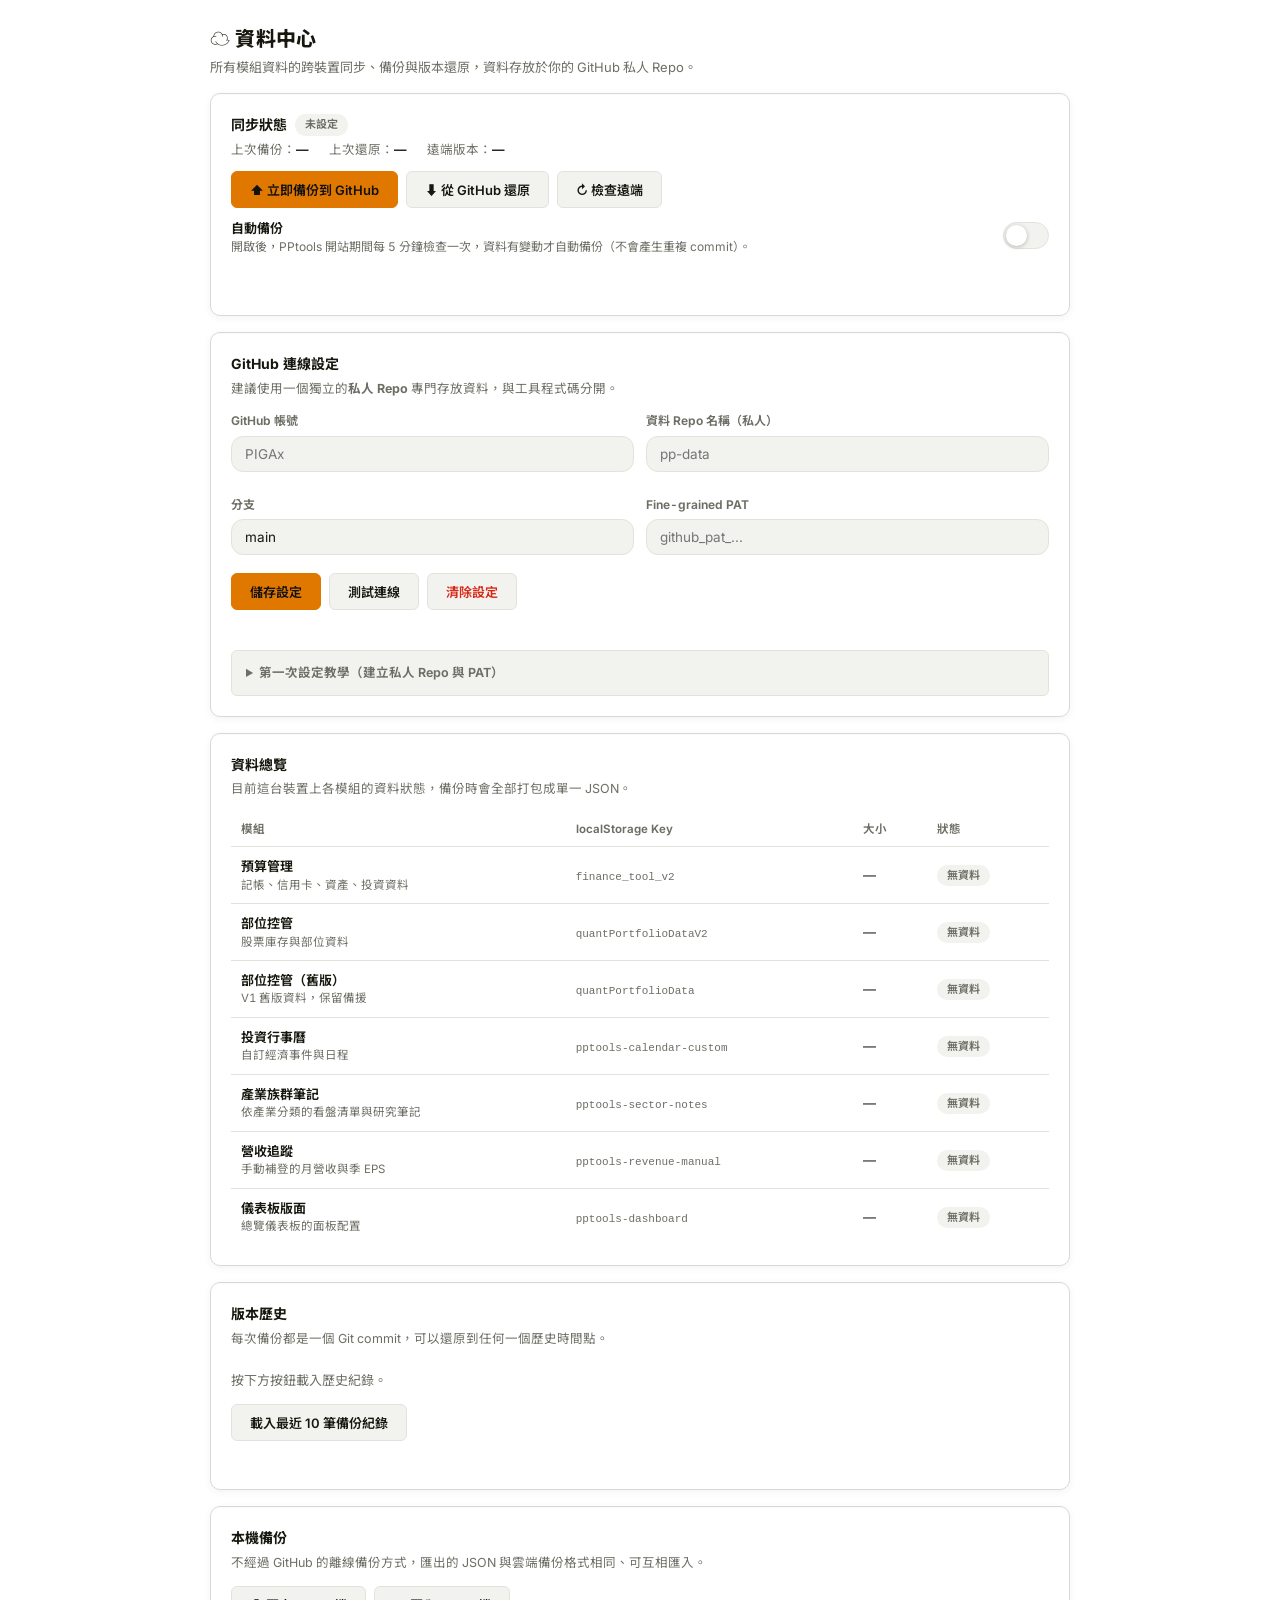
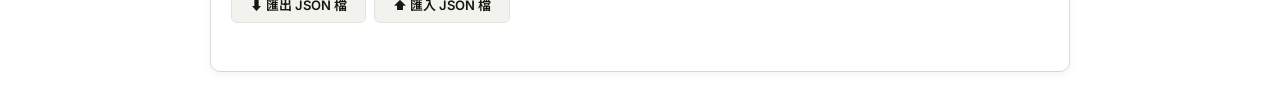
<file: datahub.html>
<!DOCTYPE html>
<html lang="zh-TW">
<head>
<meta charset="UTF-8">
<meta name="viewport" content="width=device-width, initial-scale=1.0, viewport-fit=cover">
<title>資料中心 — PPtools</title>
<link rel="stylesheet" href="pp-ui.css">
<script src="pp-theme.js"></script>
<script src="pp-store.js"></script>
<style>
  body { padding: 24px; }
  .wrap { max-width: 860px; margin: 0 auto; display: flex; flex-direction: column; gap: 16px; }

  .page-head h1 { font-size: 20px; font-weight: 800; letter-spacing: .2px; }
  .page-head p { font-size: 13px; color: var(--text-muted); margin-top: 2px; }

  .card {
    background: var(--glass);
    -webkit-backdrop-filter: var(--blur);
    backdrop-filter: var(--blur);
    border: 1px solid var(--glass-border);
    border-radius: var(--radius-lg);
    box-shadow: var(--shadow-sm), inset 0 1px 0 var(--glass-inner);
    padding: 20px;
  }
  .card-title { font-size: 14px; font-weight: 700; margin-bottom: 4px; display: flex; align-items: center; gap: 8px; }
  .card-sub { font-size: 12.5px; color: var(--text-muted); margin-bottom: 14px; }

  .grid2 { display: grid; grid-template-columns: 1fr 1fr; gap: 12px; }
  @media (max-width: 640px) { .grid2 { grid-template-columns: 1fr; } body { padding: 14px; } }

  label { display: block; font-size: 12px; font-weight: 650; color: var(--text-muted); margin-bottom: 5px; }
  input[type=text], input[type=password] {
    width: 100%;
    padding: 9px 13px;
    border: 1px solid var(--stroke);
    border-radius: 12px;
    font-size: 13.5px;
    font-family: inherit;
    background: var(--surface-alt);
    color: var(--text);
    outline: none;
    transition: border-color .15s, box-shadow .15s;
  }
  input:focus { border-color: var(--accent); box-shadow: var(--ring); }
  .field { margin-bottom: 12px; }

  .btn-row { display: flex; gap: 8px; flex-wrap: wrap; margin-top: 6px; }

  .badge {
    display: inline-block; padding: 2px 10px;
    border-radius: 999px; font-size: 11px; font-weight: 650;
  }
  .badge-green { background: color-mix(in srgb, var(--green) 14%, transparent); color: var(--green); }
  .badge-red { background: color-mix(in srgb, var(--red) 14%, transparent); color: var(--red); }
  .badge-amber { background: color-mix(in srgb, var(--amber) 14%, transparent); color: var(--amber); }
  .badge-muted { background: var(--surface-alt); color: var(--text-muted); }

  .msg { font-size: 12.5px; margin-top: 10px; min-height: 18px; }
  .msg.ok { color: var(--green); }
  .msg.err { color: var(--red); }

  table { width: 100%; border-collapse: collapse; font-size: 13px; }
  th { text-align: left; font-size: 11.5px; font-weight: 650; color: var(--text-muted); padding: 8px 10px; border-bottom: 1px solid var(--stroke); }
  td { padding: 9px 10px; border-bottom: 1px solid var(--stroke); vertical-align: middle; }
  tr:last-child td { border-bottom: none; }
  .key-name { font-weight: 650; }
  .key-code { font-size: 11px; color: var(--text-muted); font-family: ui-monospace, monospace; }

  .status-line { display: flex; flex-wrap: wrap; gap: 8px 20px; font-size: 12.5px; color: var(--text-muted); margin-bottom: 12px; }
  .status-line b { color: var(--text); font-weight: 650; }

  details { border: 1px solid var(--stroke); border-radius: var(--radius-sm); padding: 12px 14px; font-size: 13px; margin-top: 12px; background: var(--surface-alt); }
  summary { cursor: pointer; font-weight: 650; font-size: 12.5px; color: var(--text-muted); user-select: none; }
  details ol { margin: 10px 0 4px 20px; }
  details li { margin-bottom: 6px; }
  details code { background: var(--glass-strong); border: 1px solid var(--stroke); padding: 1px 6px; border-radius: 6px; font-size: 12px; }

  .switch-row { display: flex; align-items: center; justify-content: space-between; gap: 12px; padding: 10px 0; }
  .switch-row .sw-label { font-size: 13px; font-weight: 650; }
  .switch-row .sw-desc { font-size: 12px; color: var(--text-muted); }
  .toggle { position: relative; width: 46px; height: 27px; flex-shrink: 0; }
  .toggle input { opacity: 0; width: 0; height: 0; }
  .toggle .slider {
    position: absolute; inset: 0; border-radius: 27px;
    background: var(--surface-alt); border: 1px solid var(--stroke);
    transition: .25s; cursor: pointer;
  }
  .toggle .slider::before {
    content: ''; position: absolute; width: 21px; height: 21px;
    left: 2px; top: 2px; border-radius: 50%;
    background: #fff; transition: .25s cubic-bezier(.3,.7,.4,1.2);
    box-shadow: 0 1px 4px rgba(0,0,0,.25);
  }
  .toggle input:checked + .slider { background: var(--accent); border-color: transparent; }
  .toggle input:checked + .slider::before { transform: translateX(19px); }

  .hist-row { display: flex; align-items: center; justify-content: space-between; gap: 10px; padding: 10px 0; border-bottom: 1px solid var(--stroke); font-size: 13px; }
  .hist-row:last-child { border-bottom: none; }
  .hist-info .h-msg { font-weight: 650; font-size: 12.5px; }
  .hist-info .h-date { font-size: 11.5px; color: var(--text-muted); font-family: ui-monospace, monospace; }
  .empty { font-size: 13px; color: var(--text-muted); padding: 8px 0; }
</style>
</head>
<body>
<div class="wrap">

  <div class="page-head">
    <h1>☁ 資料中心</h1>
    <p>所有模組資料的跨裝置同步、備份與版本還原，資料存放於你的 GitHub 私人 Repo。</p>
  </div>

  <!-- ══ 同步狀態 ══ -->
  <div class="card">
    <div class="card-title">同步狀態 <span id="connBadge" class="badge badge-muted">未設定</span></div>
    <div class="status-line" id="statusLine">
      <span>上次備份：<b id="stPush">—</b></span>
      <span>上次還原：<b id="stPull">—</b></span>
      <span>遠端版本：<b id="stRemote">—</b></span>
    </div>
    <div class="btn-row">
      <button class="btn btn-primary" id="btnPush" onclick="doPush()">⬆ 立即備份到 GitHub</button>
      <button class="btn" id="btnPull" onclick="doPull()">⬇ 從 GitHub 還原</button>
      <button class="btn" onclick="refreshRemote()">↻ 檢查遠端</button>
    </div>
    <div class="switch-row">
      <div>
        <div class="sw-label">自動備份</div>
        <div class="sw-desc">開啟後，PPtools 開站期間每 5 分鐘檢查一次，資料有變動才自動備份（不會產生重複 commit）。</div>
      </div>
      <label class="toggle">
        <input type="checkbox" id="autoToggle" onchange="toggleAuto(this.checked)">
        <span class="slider"></span>
      </label>
    </div>
    <div class="msg" id="syncMsg"></div>
  </div>

  <!-- ══ GitHub 連線設定 ══ -->
  <div class="card">
    <div class="card-title">GitHub 連線設定</div>
    <div class="card-sub">建議使用一個獨立的<b>私人 Repo</b> 專門存放資料，與工具程式碼分開。</div>
    <div class="grid2">
      <div class="field">
        <label>GitHub 帳號</label>
        <input type="text" id="cfgOwner" placeholder="PIGAx">
      </div>
      <div class="field">
        <label>資料 Repo 名稱（私人）</label>
        <input type="text" id="cfgRepo" placeholder="pp-data">
      </div>
      <div class="field">
        <label>分支</label>
        <input type="text" id="cfgBranch" placeholder="main">
      </div>
      <div class="field">
        <label>Fine-grained PAT</label>
        <input type="password" id="cfgToken" placeholder="github_pat_...">
      </div>
    </div>
    <div class="btn-row">
      <button class="btn btn-primary" onclick="saveCfg()">儲存設定</button>
      <button class="btn" onclick="testConn()">測試連線</button>
      <button class="btn btn-danger" onclick="clearCfg()">清除設定</button>
    </div>
    <div class="msg" id="cfgMsg"></div>

    <details>
      <summary>第一次設定教學（建立私人 Repo 與 PAT）</summary>
      <ol>
        <li>到 GitHub 建立新 Repo：名稱 <code>pp-data</code>，勾選 <b>Private</b>，勾選「Add a README file」（讓 main 分支存在）。</li>
        <li>進 GitHub 右上角頭像 → <b>Settings</b> → 最下方 <b>Developer settings</b> → <b>Personal access tokens</b> → <b>Fine-grained tokens</b> → <b>Generate new token</b>。</li>
        <li>Token name 隨意（如 <code>pptools-sync</code>），Expiration 建議選 90 天或自訂一年。</li>
        <li><b>Repository access</b> 選「Only select repositories」→ 只勾 <code>pp-data</code>。</li>
        <li><b>Permissions → Repository permissions → Contents</b> 設為 <b>Read and write</b>，其他都不用動。</li>
        <li>產生後複製 <code>github_pat_</code> 開頭的字串，貼到上方 PAT 欄位，按「儲存設定」再「測試連線」。</li>
      </ol>
      <p style="font-size:12px;color:var(--text-muted);margin-top:8px;">
        安全性說明：PAT 只儲存在這台裝置的瀏覽器 localStorage，網站訪客看不到。因為 PAT 權限只限 pp-data 這個 Repo 的內容讀寫，即使外洩影響範圍也僅止於此。PAT 到期後重新產生一個貼上即可。
      </p>
    </details>
  </div>

  <!-- ══ 資料總覽 ══ -->
  <div class="card">
    <div class="card-title">資料總覽</div>
    <div class="card-sub">目前這台裝置上各模組的資料狀態，備份時會全部打包成單一 JSON。</div>
    <table>
      <thead><tr><th>模組</th><th>localStorage Key</th><th>大小</th><th>狀態</th></tr></thead>
      <tbody id="dataTable"></tbody>
    </table>
  </div>

  <!-- ══ 版本歷史 ══ -->
  <div class="card">
    <div class="card-title">版本歷史</div>
    <div class="card-sub">每次備份都是一個 Git commit，可以還原到任何一個歷史時間點。</div>
    <div id="histList"><div class="empty">按下方按鈕載入歷史紀錄。</div></div>
    <div class="btn-row">
      <button class="btn" onclick="loadHistory()">載入最近 10 筆備份紀錄</button>
    </div>
    <div class="msg" id="histMsg"></div>
  </div>

  <!-- ══ 本機備份 ══ -->
  <div class="card">
    <div class="card-title">本機備份</div>
    <div class="card-sub">不經過 GitHub 的離線備份方式，匯出的 JSON 與雲端備份格式相同、可互相匯入。</div>
    <div class="btn-row">
      <button class="btn" onclick="exportLocal()">⬇ 匯出 JSON 檔</button>
      <button class="btn" onclick="document.getElementById('importFile').click()">⬆ 匯入 JSON 檔</button>
      <input type="file" id="importFile" accept=".json" style="display:none" onchange="importLocal(event)">
    </div>
    <div class="msg" id="localMsg"></div>
  </div>

</div>

<script>
/* ════════ 資料中心 UI 邏輯（引擎在 pp-store.js） ════════ */

function fmtTime(iso) {
  if (!iso) return '—';
  const d = new Date(iso);
  if (isNaN(d)) return '—';
  return d.toLocaleString('zh-TW', { hour12: false });
}
function fmtSize(bytes) {
  if (bytes < 1024) return bytes + ' B';
  if (bytes < 1024 * 1024) return (bytes / 1024).toFixed(1) + ' KB';
  return (bytes / 1024 / 1024).toFixed(2) + ' MB';
}
function setMsg(id, text, ok) {
  const el = document.getElementById(id);
  el.textContent = text;
  el.className = 'msg ' + (ok ? 'ok' : 'err');
  if (ok) setTimeout(function () { if (el.textContent === text) el.textContent = ''; }, 6000);
}

/* ── 設定表單 ── */
function loadCfgForm() {
  const c = PPStore.getCfg();
  document.getElementById('cfgOwner').value = c.owner || '';
  document.getElementById('cfgRepo').value = c.repo || '';
  document.getElementById('cfgBranch').value = c.branch || 'main';
  document.getElementById('cfgToken').value = c.token || '';
  document.getElementById('autoToggle').checked = !!c.auto;
  updateConnBadge();
}
function saveCfg() {
  const c = PPStore.getCfg();
  c.owner = document.getElementById('cfgOwner').value.trim();
  c.repo = document.getElementById('cfgRepo').value.trim();
  c.branch = document.getElementById('cfgBranch').value.trim() || 'main';
  c.token = document.getElementById('cfgToken').value.trim();
  PPStore.setCfg(c);
  updateConnBadge();
  setMsg('cfgMsg', '設定已儲存', true);
}
function clearCfg() {
  if (!confirm('確定清除連線設定？（不會刪除任何資料，只清除 Repo 與 PAT 設定）')) return;
  PPStore.setCfg({});
  loadCfgForm();
  setMsg('cfgMsg', '設定已清除', true);
}
async function testConn() {
  saveCfgSilently();
  setMsg('cfgMsg', '測試中…', true);
  try {
    const r = await PPStore.testConnection();
    setMsg('cfgMsg', '連線成功：' + r.fullName + (r.isPrivate ? '（私人 ✓）' : '（⚠ 這是公開 Repo，建議改成私人）'), r.isPrivate);
    updateConnBadge();
  } catch (e) {
    setMsg('cfgMsg', e.message, false);
  }
}
function saveCfgSilently() {
  const c = PPStore.getCfg();
  c.owner = document.getElementById('cfgOwner').value.trim();
  c.repo = document.getElementById('cfgRepo').value.trim();
  c.branch = document.getElementById('cfgBranch').value.trim() || 'main';
  c.token = document.getElementById('cfgToken').value.trim();
  PPStore.setCfg(c);
}
function updateConnBadge() {
  const b = document.getElementById('connBadge');
  if (PPStore.cfgReady()) { b.textContent = '已設定'; b.className = 'badge badge-green'; }
  else { b.textContent = '未設定'; b.className = 'badge badge-muted'; }
}
function toggleAuto(on) {
  const c = PPStore.getCfg();
  c.auto = on;
  PPStore.setCfg(c);
  setMsg('syncMsg', on ? '自動備份已開啟（PPtools 開站期間生效）' : '自動備份已關閉', true);
}

/* ── 同步操作 ── */
async function doPush() {
  const btn = document.getElementById('btnPush');
  btn.disabled = true;
  setMsg('syncMsg', '備份中…', true);
  try {
    const snap = await PPStore.push();
    setMsg('syncMsg', '備份完成（' + Object.keys(snap.data).length + ' 個模組資料）', true);
    renderStatus();
    renderDataTable();
  } catch (e) {
    setMsg('syncMsg', e.message, false);
  }
  btn.disabled = false;
}
async function doPull() {
  const btn = document.getElementById('btnPull');
  btn.disabled = true;
  setMsg('syncMsg', '讀取遠端中…', true);
  try {
    const remote = await PPStore.getRemote();
    if (!remote) { setMsg('syncMsg', '遠端尚無備份檔，請先執行一次備份', false); btn.disabled = false; return; }
    const snap = remote.snapshot;
    const n = Object.keys(snap.data || {}).length;
    const ok = confirm(
      '遠端備份時間：' + fmtTime(snap.exportedAt) + '\n' +
      '包含 ' + n + ' 個模組資料。\n\n' +
      '還原會覆蓋這台裝置上的對應資料，確定執行？\n（建議先按「立即備份」或「匯出 JSON」保留現況）'
    );
    if (!ok) { setMsg('syncMsg', '已取消還原', true); btn.disabled = false; return; }
    const applied = PPStore.applySnapshot(snap);
    setMsg('syncMsg', '還原完成（' + applied.length + ' 個模組），請重新整理各模組頁面', true);
    renderStatus();
    renderDataTable();
  } catch (e) {
    setMsg('syncMsg', e.message, false);
  }
  btn.disabled = false;
}
async function refreshRemote() {
  setMsg('syncMsg', '檢查中…', true);
  try {
    const remote = await PPStore.getRemote();
    document.getElementById('stRemote').textContent = remote ? fmtTime(remote.snapshot.exportedAt) : '尚無備份';
    setMsg('syncMsg', remote ? '遠端最新備份：' + fmtTime(remote.snapshot.exportedAt) : '遠端尚無備份檔', true);
  } catch (e) {
    setMsg('syncMsg', e.message, false);
  }
}
function renderStatus() {
  const m = PPStore.getMeta();
  document.getElementById('stPush').textContent = fmtTime(m.lastPushAt);
  document.getElementById('stPull').textContent = fmtTime(m.lastPullAt);
}

/* ── 資料總覽 ── */
function renderDataTable() {
  const tbody = document.getElementById('dataTable');
  tbody.innerHTML = '';
  PPStore.REGISTRY.forEach(function (it) {
    const v = localStorage.getItem(it.key);
    const tr = document.createElement('tr');
    tr.innerHTML =
      '<td><div class="key-name">' + it.name + '</div><div class="key-code" style="font-family:inherit;font-size:11.5px;color:var(--text-muted)">' + it.desc + '</div></td>' +
      '<td><span class="key-code">' + it.key + '</span></td>' +
      '<td>' + (v === null ? '—' : fmtSize(new Blob([v]).size)) + '</td>' +
      '<td>' + (v === null ? '<span class="badge badge-muted">無資料</span>' : '<span class="badge badge-green">有資料</span>') + '</td>';
    tbody.appendChild(tr);
  });
}

/* ── 版本歷史 ── */
async function loadHistory() {
  const list = document.getElementById('histList');
  list.innerHTML = '<div class="empty">載入中…</div>';
  try {
    const hist = await PPStore.listHistory(10);
    if (!hist.length) { list.innerHTML = '<div class="empty">尚無備份紀錄。</div>'; return; }
    list.innerHTML = '';
    hist.forEach(function (h) {
      const row = document.createElement('div');
      row.className = 'hist-row';
      const info = document.createElement('div');
      info.className = 'hist-info';
      info.innerHTML = '<div class="h-msg">' + h.message.split('\n')[0].slice(0, 60) + '</div>' +
        '<div class="h-date">' + fmtTime(h.date) + ' · ' + h.sha.slice(0, 7) + '</div>';
      const btn = document.createElement('button');
      btn.className = 'btn';
      btn.textContent = '還原此版本';
      btn.onclick = function () { restoreVersion(h); };
      row.appendChild(info);
      row.appendChild(btn);
      list.appendChild(row);
    });
  } catch (e) {
    setMsg('histMsg', e.message, false);
    list.innerHTML = '<div class="empty">載入失敗。</div>';
  }
}
async function restoreVersion(h) {
  try {
    const snap = await PPStore.getVersion(h.sha);
    const ok = confirm(
      '還原到這個版本？\n\n備份時間：' + fmtTime(snap.exportedAt) + '\nCommit：' + h.sha.slice(0, 7) +
      '\n\n會覆蓋這台裝置上的對應資料。'
    );
    if (!ok) return;
    const applied = PPStore.applySnapshot(snap);
    setMsg('histMsg', '已還原到 ' + h.sha.slice(0, 7) + '（' + applied.length + ' 個模組），請重新整理各模組頁面', true);
    renderStatus();
    renderDataTable();
  } catch (e) {
    setMsg('histMsg', e.message, false);
  }
}

/* ── 本機備份 ── */
function exportLocal() {
  const snap = PPStore.buildSnapshot();
  const blob = new Blob([JSON.stringify(snap, null, 2)], { type: 'application/json' });
  const a = document.createElement('a');
  a.href = URL.createObjectURL(blob);
  a.download = 'pptools-data_' + new Date().toISOString().slice(0, 10) + '.json';
  a.click();
  URL.revokeObjectURL(a.href);
  setMsg('localMsg', '已匯出 ' + Object.keys(snap.data).length + ' 個模組資料', true);
}
function importLocal(ev) {
  const file = ev.target.files[0];
  if (!file) return;
  const reader = new FileReader();
  reader.onload = function () {
    try {
      const snap = JSON.parse(reader.result);
      if (!snap.data) throw new Error('格式不符：找不到 data 欄位');
      const ok = confirm('匯入備份（' + fmtTime(snap.exportedAt) + '，' + Object.keys(snap.data).length + ' 個模組）？\n會覆蓋這台裝置上的對應資料。');
      if (!ok) return;
      const applied = PPStore.applySnapshot(snap);
      setMsg('localMsg', '匯入完成（' + applied.length + ' 個模組），請重新整理各模組頁面', true);
      renderDataTable();
    } catch (e) {
      setMsg('localMsg', '匯入失敗：' + e.message, false);
    }
  };
  reader.readAsText(file);
  ev.target.value = '';
}

/* ── 初始化 ── */
loadCfgForm();
renderStatus();
renderDataTable();
if (PPStore.cfgReady()) refreshRemote();
</script>
</body>
</html>
</file>
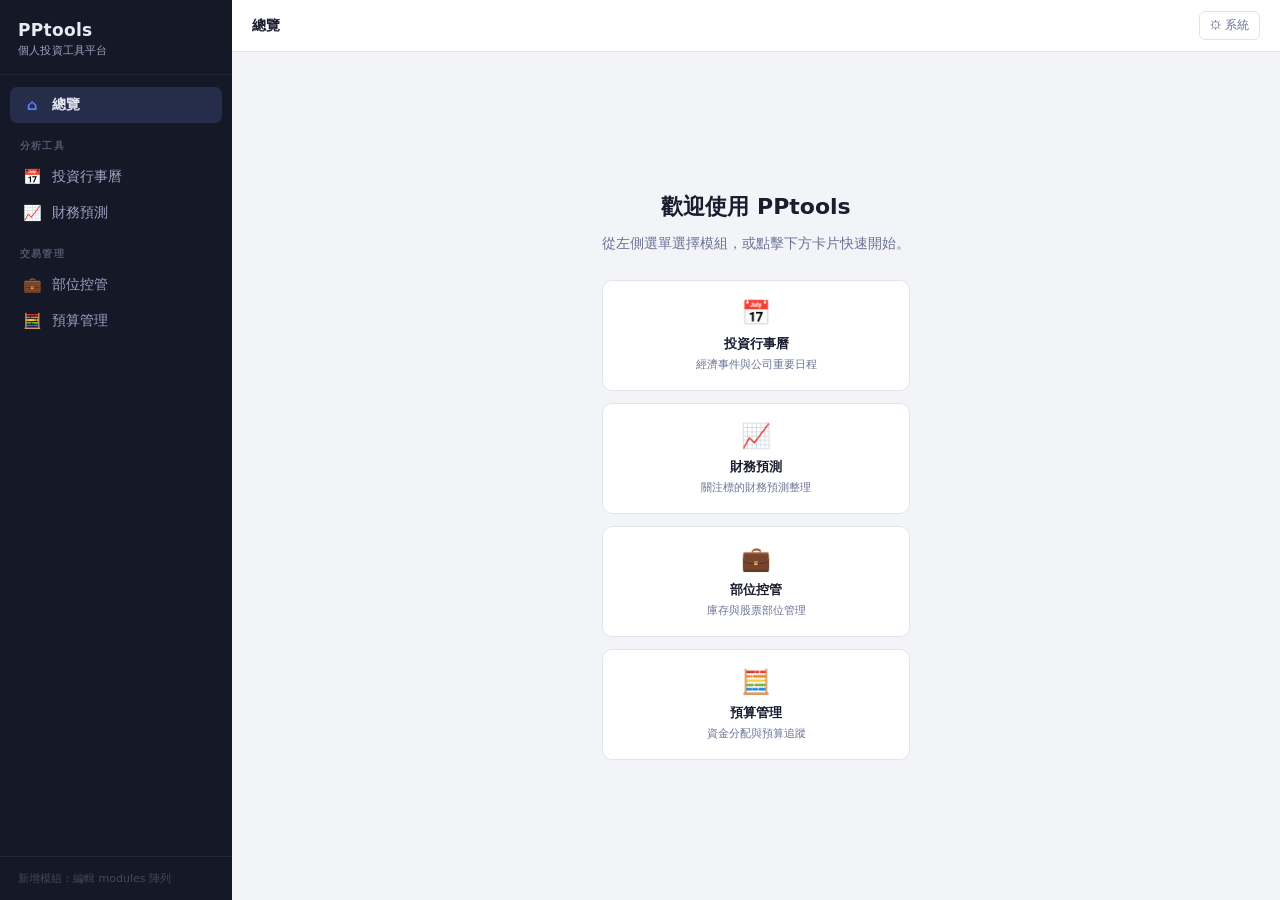
<file: index (2).html>
<!DOCTYPE html>
<html lang="zh-TW">
<head>
<meta charset="UTF-8">
<meta name="viewport" content="width=device-width, initial-scale=1.0">
<title>PPtools — 個人投資工具平台</title>
<style>
  :root {
    --sidebar-w: 232px;
    --sidebar-bg: #141827;
    --sidebar-hover: #1e2340;
    --sidebar-active: #262d4a;
    --sidebar-text: #9ba3c2;
    --sidebar-text-active: #e4e7f1;
    --sidebar-accent: #5b7fff;
    --header-h: 52px;
    --bg: #f3f4f8;
    --surface: #ffffff;
    --border: #e2e4ec;
    --text: #1a1d2e;
    --text-muted: #6b7194;
  }
  @media (prefers-color-scheme: dark) {
    :root {
      --bg: #0e1019;
      --surface: #171a28;
      --border: #262a3c;
      --text: #d8dae5;
      --text-muted: #7b7f9a;
    }
  }
  :root[data-theme="dark"] {
    --bg: #0e1019;
    --surface: #171a28;
    --border: #262a3c;
    --text: #d8dae5;
    --text-muted: #7b7f9a;
  }
  :root[data-theme="light"] {
    --bg: #f3f4f8;
    --surface: #ffffff;
    --border: #e2e4ec;
    --text: #1a1d2e;
    --text-muted: #6b7194;
  }

  *, *::before, *::after { margin: 0; padding: 0; box-sizing: border-box; }
  body {
    font-family: -apple-system, BlinkMacSystemFont, 'Segoe UI', system-ui, sans-serif;
    background: var(--bg);
    color: var(--text);
    height: 100vh;
    overflow: hidden;
  }

  .shell { display: flex; height: 100vh; }

  /* ── Sidebar ── */
  .sidebar {
    width: var(--sidebar-w);
    background: var(--sidebar-bg);
    display: flex;
    flex-direction: column;
    flex-shrink: 0;
    z-index: 100;
    transition: transform .25s cubic-bezier(.4,0,.2,1);
  }
  .sidebar-brand {
    padding: 20px 18px 16px;
    border-bottom: 1px solid rgba(255,255,255,.06);
  }
  .sidebar-brand h1 {
    font-size: 17px;
    font-weight: 700;
    color: #e8ebf4;
    letter-spacing: .3px;
  }
  .sidebar-brand p {
    font-size: 11px;
    color: var(--sidebar-text);
    margin-top: 3px;
    letter-spacing: .2px;
  }
  .sidebar-nav {
    flex: 1;
    padding: 12px 10px;
    overflow-y: auto;
  }
  .nav-section {
    font-size: 10px;
    font-weight: 600;
    text-transform: uppercase;
    letter-spacing: 1.2px;
    color: rgba(155,163,194,.45);
    padding: 16px 10px 6px;
  }
  .nav-section:first-child { padding-top: 4px; }
  .nav-item {
    display: flex;
    align-items: center;
    gap: 10px;
    padding: 9px 12px;
    border-radius: 7px;
    color: var(--sidebar-text);
    font-size: 13.5px;
    font-weight: 500;
    cursor: pointer;
    transition: background .15s, color .15s;
    text-decoration: none;
    user-select: none;
  }
  .nav-item:hover { background: var(--sidebar-hover); color: var(--sidebar-text-active); }
  .nav-item.active {
    background: var(--sidebar-active);
    color: var(--sidebar-text-active);
    font-weight: 600;
  }
  .nav-item.active .nav-icon { color: var(--sidebar-accent); }
  .nav-icon {
    width: 20px;
    text-align: center;
    font-size: 15px;
    flex-shrink: 0;
  }
  .sidebar-footer {
    padding: 14px 18px;
    border-top: 1px solid rgba(255,255,255,.06);
    font-size: 11px;
    color: rgba(155,163,194,.35);
  }

  /* ── Main ── */
  .main { flex: 1; display: flex; flex-direction: column; min-width: 0; }
  .header {
    height: var(--header-h);
    background: var(--surface);
    border-bottom: 1px solid var(--border);
    display: flex;
    align-items: center;
    padding: 0 20px;
    gap: 12px;
    flex-shrink: 0;
  }
  .menu-btn {
    display: none;
    background: none;
    border: none;
    color: var(--text);
    font-size: 20px;
    cursor: pointer;
    padding: 4px;
  }
  .header-title {
    font-size: 14px;
    font-weight: 600;
    color: var(--text);
  }
  .header-right {
    margin-left: auto;
    display: flex;
    align-items: center;
    gap: 8px;
  }
  .theme-btn {
    background: none;
    border: 1px solid var(--border);
    border-radius: 6px;
    padding: 5px 10px;
    font-size: 12px;
    color: var(--text-muted);
    cursor: pointer;
    transition: border-color .15s;
  }
  .theme-btn:hover { border-color: var(--sidebar-accent); color: var(--text); }

  .content-frame {
    flex: 1;
    border: none;
    background: var(--bg);
  }

  /* ── Overlay for mobile ── */
  .sidebar-overlay {
    display: none;
    position: fixed;
    inset: 0;
    background: rgba(0,0,0,.45);
    z-index: 99;
  }

  /* ── Mobile ── */
  @media (max-width: 768px) {
    .sidebar {
      position: fixed;
      top: 0; left: 0; bottom: 0;
      transform: translateX(-100%);
    }
    .sidebar.open { transform: translateX(0); }
    .sidebar-overlay.open { display: block; }
    .menu-btn { display: block; }
  }

  /* ── Welcome (default view) ── */
  .welcome {
    display: flex;
    align-items: center;
    justify-content: center;
    height: 100%;
    background: var(--bg);
  }
  .welcome-inner {
    text-align: center;
    max-width: 420px;
    padding: 40px 24px;
  }
  .welcome-inner h2 {
    font-size: 22px;
    font-weight: 700;
    margin-bottom: 10px;
    color: var(--text);
  }
  .welcome-inner p {
    font-size: 14px;
    color: var(--text-muted);
    line-height: 1.7;
  }
  .module-grid {
    display: grid;
    grid-template-columns: repeat(auto-fill, minmax(160px, 1fr));
    gap: 12px;
    margin-top: 24px;
  }
  .module-card {
    background: var(--surface);
    border: 1px solid var(--border);
    border-radius: 10px;
    padding: 18px 14px;
    cursor: pointer;
    transition: border-color .2s, box-shadow .2s;
    text-align: center;
  }
  .module-card:hover {
    border-color: var(--sidebar-accent);
    box-shadow: 0 2px 12px rgba(91,127,255,.12);
  }
  .module-card .card-icon { font-size: 24px; margin-bottom: 8px; }
  .module-card .card-title { font-size: 13px; font-weight: 600; color: var(--text); }
  .module-card .card-desc { font-size: 11px; color: var(--text-muted); margin-top: 4px; }
</style>
</head>
<body>

<div class="shell">
  <!-- Sidebar Overlay (mobile) -->
  <div class="sidebar-overlay" id="sidebarOverlay" onclick="toggleSidebar()"></div>

  <!-- Sidebar -->
  <aside class="sidebar" id="sidebar">
    <div class="sidebar-brand">
      <h1>PPtools</h1>
      <p>個人投資工具平台</p>
    </div>
    <nav class="sidebar-nav" id="sidebarNav">
      <!-- Populated by JS -->
    </nav>
    <div class="sidebar-footer">
      新增模組：編輯 modules 陣列
    </div>
  </aside>

  <!-- Main -->
  <div class="main">
    <header class="header">
      <button class="menu-btn" onclick="toggleSidebar()">&#9776;</button>
      <span class="header-title" id="headerTitle">總覽</span>
      <div class="header-right">
        <button class="theme-btn" onclick="cycleTheme()" id="themeBtn">☀ 淺色</button>
      </div>
    </header>

    <div id="welcomeView" class="welcome">
      <div class="welcome-inner">
        <h2>歡迎使用 PPtools</h2>
        <p>從左側選單選擇模組，或點擊下方卡片快速開始。</p>
        <div class="module-grid" id="moduleGrid"></div>
      </div>
    </div>

    <iframe id="contentFrame" class="content-frame" style="display:none"></iframe>
  </div>
</div>

<script>
// ════════════════════════════════════════════
//  Module Registry — 新增模組只需在這裡加一筆
// ════════════════════════════════════════════
const MODULES = [
  {
    id: 'calendar',
    title: '投資行事曆',
    icon: '📅',
    desc: '經濟事件與公司重要日程',
    src: 'modules/calendar.html',
    section: '分析工具'
  },
  {
    id: 'forecast',
    title: '財務預測',
    icon: '📈',
    desc: '關注標的財務預測整理',
    src: 'modules/forecast.html',
    section: '分析工具'
  },
  {
    id: 'position',
    title: '部位控管',
    icon: '💼',
    desc: '庫存與股票部位管理',
    src: 'return_equity.html',
    section: '交易管理'
  },
  {
    id: 'budget',
    title: '預算管理',
    icon: '🧮',
    desc: '資金分配與預算追蹤',
    src: 'budget.html',
    section: '交易管理'
  }
];

let currentModule = null;

function buildNav() {
  const nav = document.getElementById('sidebarNav');
  const grid = document.getElementById('moduleGrid');
  let lastSection = '';

  // Home item
  const home = document.createElement('div');
  home.className = 'nav-item active';
  home.dataset.id = '__home';
  home.innerHTML = '<span class="nav-icon">⌂</span> 總覽';
  home.onclick = () => loadModule(null);
  nav.appendChild(home);

  MODULES.forEach(m => {
    if (m.section !== lastSection) {
      const sec = document.createElement('div');
      sec.className = 'nav-section';
      sec.textContent = m.section;
      nav.appendChild(sec);
      lastSection = m.section;
    }
    const item = document.createElement('div');
    item.className = 'nav-item';
    item.dataset.id = m.id;
    item.innerHTML = `<span class="nav-icon">${m.icon}</span> ${m.title}`;
    item.onclick = () => loadModule(m);
    nav.appendChild(item);

    const card = document.createElement('div');
    card.className = 'module-card';
    card.onclick = () => loadModule(m);
    card.innerHTML = `<div class="card-icon">${m.icon}</div><div class="card-title">${m.title}</div><div class="card-desc">${m.desc}</div>`;
    grid.appendChild(card);
  });
}

function loadModule(mod) {
  const frame = document.getElementById('contentFrame');
  const welcome = document.getElementById('welcomeView');
  const title = document.getElementById('headerTitle');

  document.querySelectorAll('.nav-item').forEach(el => el.classList.remove('active'));

  if (!mod) {
    frame.style.display = 'none';
    frame.src = '';
    welcome.style.display = 'flex';
    title.textContent = '總覽';
    document.querySelector('[data-id="__home"]').classList.add('active');
    currentModule = null;
  } else {
    welcome.style.display = 'none';
    frame.style.display = 'block';
    frame.src = mod.src;
    title.textContent = mod.title;
    document.querySelector(`[data-id="${mod.id}"]`).classList.add('active');
    currentModule = mod;
  }

  // close mobile sidebar
  document.getElementById('sidebar').classList.remove('open');
  document.getElementById('sidebarOverlay').classList.remove('open');
}

function toggleSidebar() {
  document.getElementById('sidebar').classList.toggle('open');
  document.getElementById('sidebarOverlay').classList.toggle('open');
}

// Theme
function getStoredTheme() { return localStorage.getItem('pptools-theme') || 'system'; }
function applyTheme(t) {
  const btn = document.getElementById('themeBtn');
  if (t === 'dark') {
    document.documentElement.setAttribute('data-theme', 'dark');
    btn.textContent = '☾ 深色';
  } else if (t === 'light') {
    document.documentElement.setAttribute('data-theme', 'light');
    btn.textContent = '☀ 淺色';
  } else {
    document.documentElement.removeAttribute('data-theme');
    btn.textContent = '⚙ 系統';
  }
  localStorage.setItem('pptools-theme', t);
}
function cycleTheme() {
  const order = ['system', 'light', 'dark'];
  const cur = getStoredTheme();
  applyTheme(order[(order.indexOf(cur) + 1) % 3]);
}

// Init
buildNav();
applyTheme(getStoredTheme());
</script>
</body>
</html>
</file>
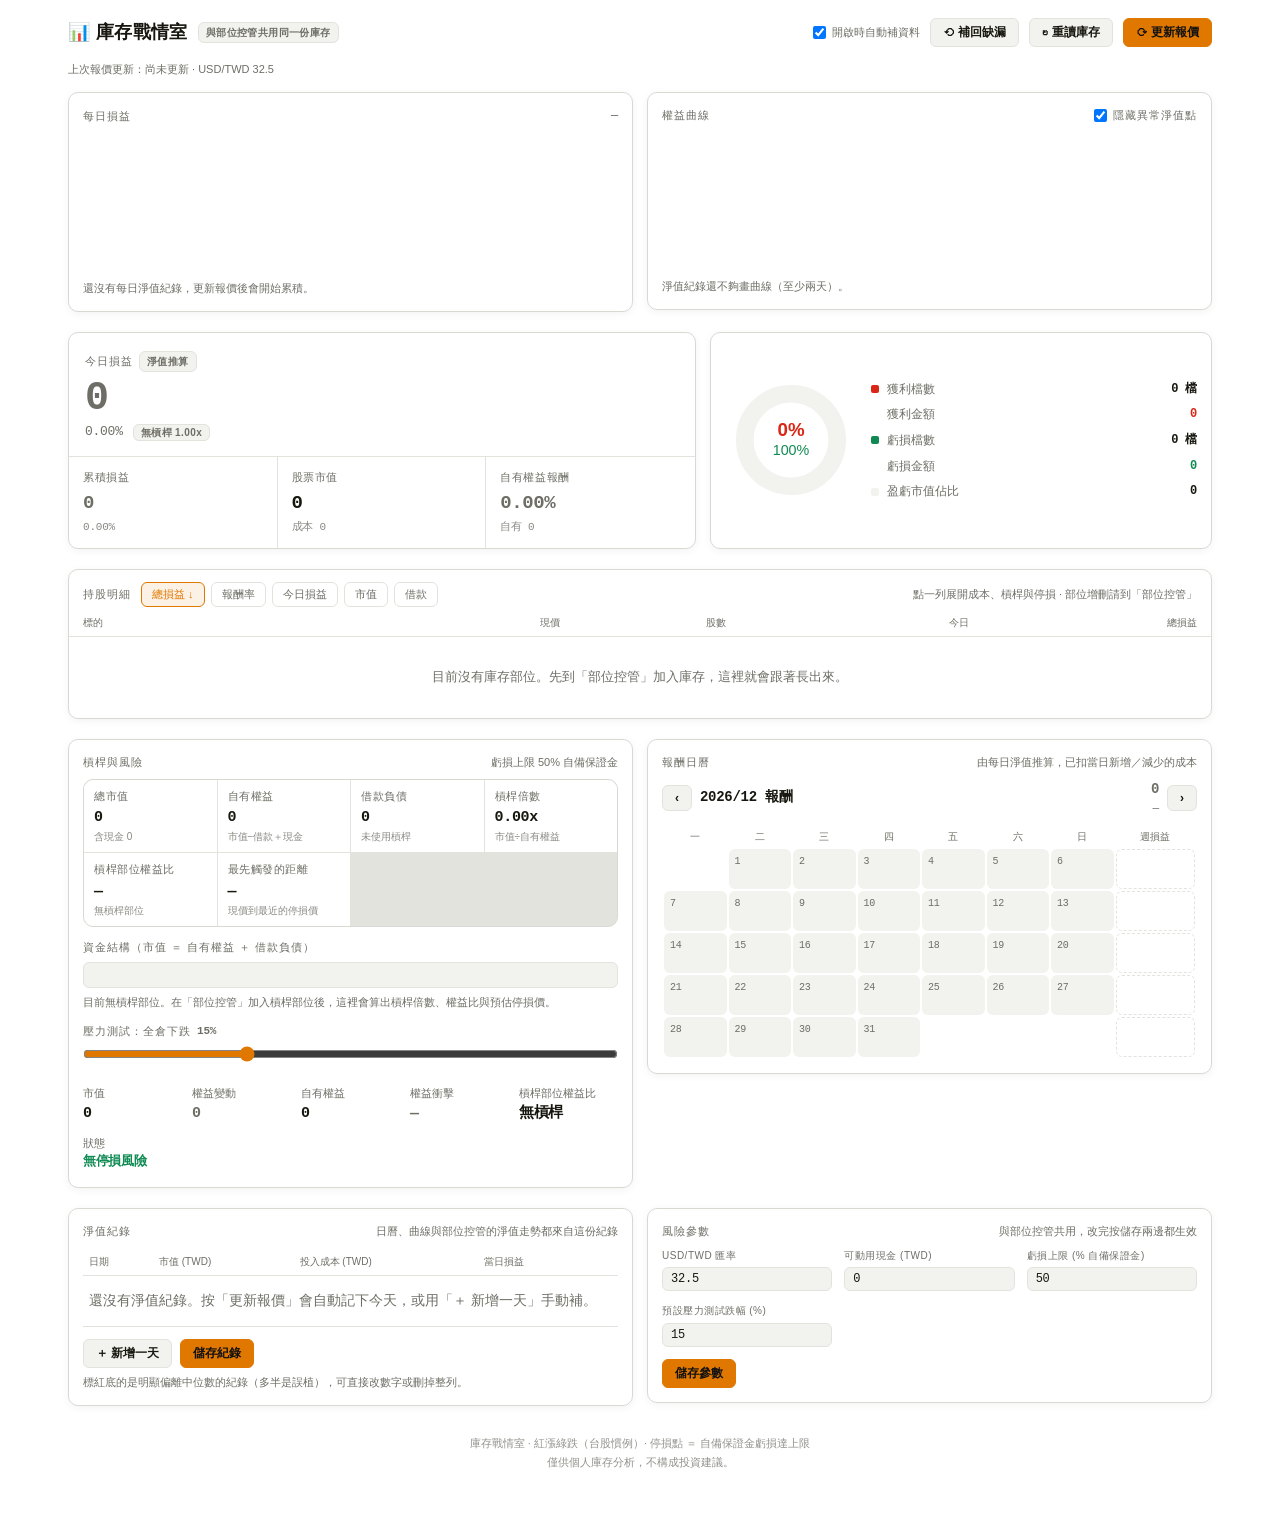
<file: inventory.html>
<!DOCTYPE html>
<html lang="zh-TW">
<head>
<meta charset="UTF-8">
<meta name="viewport" content="width=device-width, initial-scale=1.0, viewport-fit=cover">
<title>庫存戰情室 — 視覺化損益與槓桿</title>
<link rel="stylesheet" href="pp-ui.css">
<script src="pp-theme.js"></script>
<script src="pp-quotes.js"></script>
<style>
/* ══════════════════════════════════════════════════════════════
   庫存戰情室：把「部位控管」的同一份庫存資料（quantPortfolioDataV2）
   換成以視覺化損益為主的呈現，另加槓桿水位與停損風險試算。
   本頁不做部位增刪（交給部位控管），只讀資料 + 更新報價 + 風險參數。
   顏色全部走 pp-ui.css 代幣，深淺色自動跟著 PPTheme 切換。
   ══════════════════════════════════════════════════════════════ */
*{box-sizing:border-box}
html,body{margin:0;background:var(--bg-base);color:var(--text)}
body{font-family:-apple-system,BlinkMacSystemFont,"Segoe UI","PingFang TC","Microsoft JhengHei",sans-serif;font-size:14px;line-height:1.55;-webkit-font-smoothing:antialiased}
.num{font-family:'SF Mono','Menlo','Consolas',monospace;font-variant-numeric:tabular-nums;letter-spacing:-.02em}
.wrap{max-width:1180px;margin:0 auto;padding-inline:18px;padding-block:18px 48px}
.up{color:var(--red)}.down{color:var(--green)}.flat{color:var(--text-muted)}

.page-head{display:flex;align-items:center;gap:10px;flex-wrap:wrap;margin-bottom:14px}
.page-head h2{font-size:18px;font-weight:800;letter-spacing:.4px;margin:0}
.page-head .spacer{flex:1}
.qstat{font-size:11px;color:var(--text-muted)}

section{margin-top:20px}
.sec-head{display:flex;align-items:baseline;gap:10px;margin-bottom:9px}
.sec-title{font-size:11.5px;font-weight:700;letter-spacing:1.2px;text-transform:uppercase;color:var(--accent)}
.sec-note{font-size:11px;color:var(--text-muted);margin-left:auto;text-align:right}
.panel{background:var(--glass);border:1px solid var(--glass-border);border-radius:var(--radius-lg);box-shadow:var(--shadow-sm)}
.pad{padding:14px}

/* ── 損益總覽 ── */
.overview{display:grid;grid-template-columns:1.25fr 1fr;gap:14px;align-items:stretch}
.trend{display:grid;grid-template-columns:1fr 1fr;gap:14px;align-items:start}
@media(max-width:860px){.trend{grid-template-columns:1fr}}
@media(max-width:860px){.overview{grid-template-columns:1fr}}
.hero{overflow:hidden;display:flex;flex-direction:column}
.hero-main{padding:18px 16px 14px;border-bottom:1px solid var(--stroke)}
.hero-label{font-size:11px;color:var(--text-muted);letter-spacing:1px;display:flex;align-items:center;gap:6px}
.hero-value{font-size:40px;font-weight:700;line-height:1.05;margin-top:6px}
.hero-sub{font-size:13px;margin-top:2px;display:flex;gap:10px;align-items:center;flex-wrap:wrap}
.hero-grid{display:grid;grid-template-columns:repeat(3,1fr);flex:1}
.hero-cell{padding:12px 14px;border-right:1px solid var(--stroke)}
.hero-cell:last-child{border-right:0}
.hero-cell .k{font-size:11px;color:var(--text-muted);letter-spacing:.6px}
.hero-cell .v{font-size:19px;font-weight:700;margin-top:3px}
.hero-cell .s{font-size:11px;color:var(--text-muted);opacity:.8}
@media(max-width:430px){.hero-grid{grid-template-columns:1fr 1fr}.hero-cell:nth-child(2){border-right:0}.hero-cell:nth-child(3){border-top:1px solid var(--stroke)}.hero-value{font-size:32px}}
.tag{font-size:10px;font-weight:700;letter-spacing:.4px;padding:2px 7px;border-radius:var(--radius-sm);background:var(--surface-alt);color:var(--text-muted);border:1px solid var(--stroke)}
.tag.lev{color:var(--purple);border-color:color-mix(in srgb,var(--purple) 40%,var(--stroke))}
.hint{font-size:11px;color:var(--text-muted);margin-top:6px}

.split{display:grid;grid-template-columns:132px 1fr;gap:14px;align-items:center;height:100%}
@media(max-width:430px){.split{grid-template-columns:104px 1fr;gap:10px}}
.legend{display:grid;gap:7px;align-content:center}
.legend-row{display:flex;align-items:center;gap:8px;font-size:12px}
.legend-row .dot{width:8px;height:8px;border-radius:2px;flex:0 0 auto}
.legend-row .lbl{color:var(--text-muted)}
.legend-row .val{margin-left:auto;font-weight:700}

/* ── 持股 ── */
.sorter{display:flex;gap:6px;flex-wrap:wrap;margin-bottom:8px}
.sortbtn{border:1px solid var(--stroke);background:var(--glass);color:var(--text-muted);border-radius:var(--radius-sm);padding:4px 10px;font-size:11px;cursor:pointer;font-family:inherit}
.sortbtn[aria-pressed="true"]{color:var(--accent);border-color:var(--accent);background:var(--accent-light)}
.hold-head{display:flex;align-items:center;gap:10px;flex-wrap:wrap;padding:12px 14px 8px}
.hold-head .sorter{margin:0}
/* 一檔一列：標的｜現價｜股數｜今日｜總損益，下方細長條為損益佔比 */
.hrow{display:grid;grid-template-columns:minmax(150px,2fr) 1fr 1fr 1.5fr 1.4fr;gap:10px;align-items:center}
.hrow>span:not(:first-child){text-align:right}
.hcols{padding:0 14px 6px;font-size:10px;color:var(--text-muted);border-bottom:1px solid var(--stroke)}
.h-cell{font-size:12.5px}
.h-cell small{display:block;font-size:10px;color:var(--text-muted)}
.holding{border-bottom:1px solid var(--stroke);padding:7px 14px 6px;cursor:pointer}
.holding:last-child{border-bottom:0}
.holding:hover{background:var(--surface-alt)}
.h-top{display:flex;align-items:flex-start;gap:10px}
.h-name{font-weight:700;font-size:13px;display:flex;align-items:center;gap:5px;flex-wrap:wrap}
.h-ticker{font-size:11px;color:var(--text-muted);letter-spacing:.3px}
.h-right{margin-left:auto;text-align:right}
.h-total{font-size:13.5px;font-weight:700;line-height:1.2}
.h-pct{font-size:10.5px}
.h-meta{display:flex;gap:14px;margin-top:8px;font-size:11px;color:var(--text-muted);flex-wrap:wrap}
.h-meta b{color:var(--text);font-weight:600}
.bar{height:3px;border-radius:2px;background:var(--surface-alt);margin-top:5px;position:relative;overflow:hidden}
.bar i{position:absolute;top:0;bottom:0;display:block;border-radius:3px}
.bar .zero{position:absolute;top:-2px;bottom:-2px;width:1px;background:var(--stroke)}
.h-detail{margin-top:8px;padding-top:8px;border-top:1px dashed var(--stroke);display:grid;grid-template-columns:repeat(auto-fit,minmax(104px,1fr));gap:8px 12px;font-size:11px}
.h-detail .k{color:var(--text-muted)}
.h-detail .v{font-weight:700;font-size:13px;margin-top:1px}

/* ── 槓桿 ── */
.kpis{display:grid;grid-template-columns:repeat(auto-fit,minmax(118px,1fr));gap:1px;background:var(--stroke);border-radius:var(--radius-lg);overflow:hidden;border:1px solid var(--glass-border)}
.kpi{background:var(--glass);padding:8px 10px}
.kpi .k{font-size:11px;color:var(--text-muted);letter-spacing:.5px}
.kpi .v{font-size:15px;font-weight:700;margin-top:1px}
.kpi .s{font-size:10px;color:var(--text-muted);opacity:.8}
.stack{height:26px;border-radius:var(--radius-sm);overflow:hidden;display:flex;border:1px solid var(--stroke);background:var(--surface-alt)}
.stack div{display:grid;place-items:center;font-size:10px;font-weight:700;color:#141410;white-space:nowrap;overflow:hidden}
input[type=range]{width:100%;accent-color:var(--accent);height:24px}
.stress-out{display:grid;grid-template-columns:repeat(auto-fit,minmax(96px,1fr));gap:10px;margin-top:12px}
.stress-out .k{font-size:11px;color:var(--text-muted)}
.stress-out .v{font-weight:700;font-size:15px}

/* ── 日曆 ── */
.cal-head{display:flex;align-items:center;gap:8px;margin-bottom:10px}
.cal-title{font-weight:700;font-size:14px}
.tblwrap{overflow-x:auto}
table.cal{width:100%;min-width:420px;border-collapse:separate;border-spacing:2px}
table.cal th{font-size:10px;color:var(--text-muted);font-weight:500;padding-bottom:2px;white-space:nowrap}
table.cal td{height:40px;vertical-align:top;border-radius:var(--radius-sm);background:var(--surface-alt);padding:4px 5px;border:1px solid transparent}
table.cal td.empty{background:transparent}
table.cal td.wk{background:transparent;border:1px dashed var(--stroke)}
table.cal .d{font-size:10px;color:var(--text-muted)}
table.cal .p{font-size:11px;font-weight:700;margin-top:2px;line-height:1.25;white-space:nowrap}
table.cal .pp{font-size:9px;opacity:.85}
table.cal td.today{border-color:var(--accent)}

.chart{width:100%;height:auto;display:block}
.cap{font-size:11px;color:var(--text-muted);margin-top:6px}
.switch{display:inline-flex;align-items:center;gap:6px;font-size:11px;color:var(--text-muted);cursor:pointer}
table.edit{width:100%;border-collapse:collapse;min-width:420px}
table.edit th{font-size:10px;color:var(--text-muted);text-align:left;font-weight:500;padding:6px;border-bottom:1px solid var(--stroke);white-space:nowrap}
table.edit td{padding:4px 6px;border-bottom:1px solid var(--stroke);white-space:nowrap}
table.edit input{width:100%;min-width:76px}
table.edit input.num{text-align:right;font-family:'SF Mono','Menlo','Consolas',monospace}
table.edit tr.odd td{background:color-mix(in srgb,var(--red) 7%,transparent)}
.settings{display:grid;grid-template-columns:repeat(auto-fit,minmax(130px,1fr));gap:12px}
/* 下半部：兩張卡片並排，標題放在卡片內（同最上方的圖表列） */
.duo{display:grid;grid-template-columns:minmax(0,1fr) minmax(0,1fr);gap:14px;align-items:start}
@media(max-width:860px){.duo{grid-template-columns:minmax(0,1fr)}}
.card-head{display:flex;align-items:baseline;gap:8px;margin-bottom:8px}
.nh-scroll{max-height:300px;overflow-y:auto}
.stress-out .st-full{grid-column:1 / -1}
.stress-out .st-full .v{font-size:13px}
/* 卡片內的輸入框縮小 */
table.edit .pp-field,.duo .settings .pp-field{padding:4px 8px;font-size:12px}
table.edit td{padding:3px 4px}
table.edit .btn{padding:3px 8px;font-size:11px}
.nh-scroll thead th{position:sticky;top:0;background:var(--surface)}
@media(max-width:640px){
  .hrow{grid-template-columns:1fr auto;row-gap:2px}
  .hcols{display:none}
  .hrow .h-cell:nth-child(2),.hrow .h-cell:nth-child(3){display:none}
  .hrow .h-cell:nth-child(4){grid-column:1;grid-row:2;text-align:left!important}
  .hrow .h-cell:nth-child(4) small{display:inline;margin-left:6px}
  .hrow .h-cell:nth-child(5){grid-row:1 / span 2;grid-column:2}
}
.field{display:grid;gap:4px}
.field label{font-size:10px;color:var(--text-muted);letter-spacing:.5px}
.field input{width:100%}
.btnrow{display:flex;gap:8px;flex-wrap:wrap;margin-top:12px;align-items:center}
.msg{font-size:11px;color:var(--green)}
.empty{padding:30px 16px;text-align:center;color:var(--text-muted);font-size:13px}
footer{margin-top:28px;font-size:11px;color:var(--text-muted);opacity:.75;text-align:center;line-height:1.7}
</style>
</head>
<body>
<div class="wrap">

  <div class="page-head">
    <h2>📊 庫存戰情室</h2>
    <span class="tag" id="srcTag">與部位控管共用同一份庫存</span>
    <div class="spacer"></div>
    <label class="switch" title="開啟這頁時，自動補回沒開電腦那幾天的淨值紀錄"><input type="checkbox" id="autoCatch"> 開啟時自動補資料</label>
    <button class="btn btn-sm" id="backfillBtn" title="用每日收盤價補回缺漏的交易日">⟲ 補回缺漏</button>
    <button class="btn btn-sm" id="reloadBtn" title="重新讀取部位控管的庫存">↻ 重讀庫存</button>
    <button class="btn btn-sm btn-primary" id="quoteBtn">⟳ 更新報價</button>
  </div>
  <div class="qstat" id="qstat">—</div>
  <div class="qstat" id="bfstat"></div>

  <!-- 每日損益與權益曲線：縮小並排放在最上面 -->
  <section id="sec-trend" style="margin-top:14px">
    <div class="trend">
      <div class="panel pad">
        <div class="hero-label" style="margin-bottom:6px;display:flex;align-items:center;gap:8px">
          <span>每日損益</span><span style="flex:1"></span>
          <span class="num" id="barReadout" style="font-size:12px">—</span>
        </div>
        <svg id="barChart" class="chart" viewBox="0 0 640 170" preserveAspectRatio="xMidYMid meet" role="img" aria-label="每日損益長條圖"></svg>
        <div class="cap" id="barCap">—</div>
      </div>
      <div class="panel pad">
        <div class="hero-label" style="margin-bottom:6px;display:flex;align-items:center;gap:8px">
          <span>權益曲線</span><span style="flex:1"></span>
          <label class="switch" style="font-size:11px"><input type="checkbox" id="clipOutlier" checked> 隱藏異常淨值點</label>
        </div>
        <svg id="lineChart" class="chart" viewBox="0 0 640 170" preserveAspectRatio="xMidYMid meet" role="img" aria-label="淨值與成本曲線"></svg>
        <div class="cap" id="lineCap">—</div>
      </div>
    </div>
  </section>

  <section id="sec-overview">
    <div class="overview">
      <div class="panel hero">
        <div class="hero-main">
          <div class="hero-label">今日損益 <span class="tag" id="todaySrc">—</span></div>
          <div class="hero-value num" id="todayVal">—</div>
          <div class="hero-sub"><span class="num" id="todayPct">—</span><span id="levChip"></span></div>
          <div class="hint" id="todayHint" style="display:none">按「更新報價」抓最新收盤與昨收，今日損益就會逐檔計算。</div>
        </div>
        <div class="hero-grid">
          <div class="hero-cell"><div class="k">累積損益</div><div class="v num" id="totalVal">—</div><div class="s num" id="totalPct">—</div></div>
          <div class="hero-cell"><div class="k">股票市值</div><div class="v num" id="mvVal">—</div><div class="s num" id="costVal">—</div></div>
          <div class="hero-cell"><div class="k">自有權益報酬</div><div class="v num" id="roeVal">—</div><div class="s num" id="roeSub">—</div></div>
        </div>
      </div>
      <div class="panel pad">
        <div class="split">
          <svg id="donut" class="chart" viewBox="0 0 120 120" role="img" aria-label="盈虧市值佔比"></svg>
          <div class="legend" id="pnlLegend"></div>
        </div>
      </div>
    </div>
  </section>

  <section id="sec-holdings">
    <div class="panel">
      <div class="hold-head">
        <span class="hero-label">持股明細</span>
        <div class="sorter" id="sorter"></div>
        <span class="sec-note">點一列展開成本、槓桿與停損 · 部位增刪請到「部位控管」</span>
      </div>
      <div class="hrow hcols" aria-hidden="true"><span>標的</span><span>現價</span><span>股數</span><span>今日</span><span>總損益</span></div>
      <div id="holdings"></div>
    </div>
  </section>

  <!-- 槓桿與風險 ｜ 報酬日曆 -->
  <section class="duo">
    <div class="panel pad" id="sec-leverage">
      <div class="card-head"><span class="hero-label">槓桿與風險</span><span class="sec-note" id="callMode">—</span></div>
      <div class="kpis" id="levKpis"></div>
      <div class="hero-label" style="margin:12px 0 6px">資金結構（市值 ＝ 自有權益 ＋ 借款負債）</div>
      <div class="stack" id="capStack"></div>
      <div class="cap" id="capCap">—</div>
      <div class="hero-label" style="margin:12px 0 2px">壓力測試：全倉下跌 <b class="num" id="stressPctOut">15%</b></div>
      <input type="range" id="stress" min="0" max="50" step="1" value="15" aria-label="壓力測試下跌幅度">
      <div class="stress-out" id="stressOut"></div>
    </div>
    <div class="panel pad" id="sec-calendar">
      <div class="card-head"><span class="hero-label">報酬日曆</span><span class="sec-note">由每日淨值推算，已扣當日新增／減少的成本</span></div>
      <div class="cal-head">
        <button class="btn btn-sm" id="prevM" aria-label="上個月">‹</button>
        <div class="cal-title num" id="calTitle">—</div>
        <div style="margin-left:auto;text-align:right">
          <div class="num" id="calSum" style="font-weight:700">—</div>
          <div class="num" id="calSumPct" style="font-size:11px">—</div>
        </div>
        <button class="btn btn-sm" id="nextM" aria-label="下個月">›</button>
      </div>
      <div class="tblwrap"><table class="cal" id="cal"></table></div>
    </div>
  </section>

  <!-- 淨值紀錄 ｜ 風險參數 -->
  <section class="duo">
    <div class="panel pad" id="sec-nethistory">
      <div class="card-head"><span class="hero-label">淨值紀錄</span><span class="sec-note">日曆、曲線與部位控管的淨值走勢都來自這份紀錄</span></div>
      <div class="tblwrap nh-scroll">
        <table class="edit" id="nhTbl">
          <thead><tr><th>日期</th><th>市值 (TWD)</th><th>投入成本 (TWD)</th><th>當日損益</th><th></th></tr></thead>
          <tbody></tbody>
        </table>
      </div>
      <div class="btnrow">
        <button class="btn btn-sm" id="nhAdd">＋ 新增一天</button>
        <button class="btn btn-sm btn-primary" id="nhSave">儲存紀錄</button>
        <span class="msg" id="nhMsg"></span>
      </div>
      <div class="cap">標紅底的是明顯偏離中位數的紀錄（多半是誤植），可直接改數字或刪掉整列。</div>
    </div>
    <div class="panel pad" id="sec-risk">
      <div class="card-head"><span class="hero-label">風險參數</span><span class="sec-note">與部位控管共用，改完按儲存兩邊都生效</span></div>
      <div class="settings">
        <div class="field"><label for="fxIn">USD/TWD 匯率</label><input class="pp-field num" type="number" id="fxIn" step="0.01"></div>
        <div class="field"><label for="cashIn">可動用現金 (TWD)</label><input class="pp-field num" type="number" id="cashIn" step="1"></div>
        <div class="field"><label for="maintIn">虧損上限 (% 自備保證金)</label><input class="pp-field num" type="number" id="maintIn" step="1"></div>
        <div class="field"><label for="stressIn">預設壓力測試跌幅 (%)</label><input class="pp-field num" type="number" id="stressIn" step="1"></div>
      </div>
      <div class="btnrow">
        <button class="btn btn-sm btn-primary" id="saveBtn">儲存參數</button>
        <span class="msg" id="saveMsg"></span>
      </div>
    </div>
  </section>

  <footer>
    庫存戰情室 · 紅漲綠跌（台股慣例）· 停損點 ＝ 自備保證金虧損達上限<br>
    僅供個人庫存分析，不構成投資建議。
  </footer>
</div>

<script>
/* ── 狀態：直接讀寫部位控管的 quantPortfolioDataV2 ── */
const KEY='quantPortfolioDataV2';
let S={exchangeRate:32.5,positions:[],netHistory:[],cash:0,riskCfg:{lossPct:50,stressPct:15},lastQuoteAt:null,history:[]};
let sortKey='pnl', sortDir=-1, calCursor=null, openRow=null, quoteBusy=false;
let barData=[], barPick=null;

function loadData(){
  try{
    const raw=localStorage.getItem(KEY);
    if(raw){
      const p=JSON.parse(raw);
      S=Object.assign(S,p);
      S.positions=(p.positions||[]).map((x,i)=>Object.assign({_i:i},x));
      S.netHistory=p.netHistory||[];
      S.riskCfg=Object.assign({lossPct:50,stressPct:15},{lossPct:(p.riskCfg||{}).lossPct,stressPct:(p.riskCfg||{}).stressPct});
      S.cash=Number(p.cash)||0;
      S.tickerQuotes=p.tickerQuotes||{};
      S.positions.forEach(x=>{ const q=S.tickerQuotes[PPQuotes.keyOf(x.ticker,x.market)]; if(q&&q.price>0) x.currentPrice=q.price; });
    }
  }catch(e){}
}
function persist(){
  // 保留部位控管寫進來的其他欄位，只覆蓋本頁會動到的部分
  let base={};
  try{ base=JSON.parse(localStorage.getItem(KEY)||'{}'); }catch(e){}
  base.exchangeRate=S.exchangeRate;
  base.cash=S.cash;
  base.riskCfg=Object.assign({},base.riskCfg,S.riskCfg); // 保留部位控管的其他設定（例如停損預警門檻）
  base.tickerQuotes=S.tickerQuotes||{};
  base.lastQuoteAt=S.lastQuoteAt;
  base.positions=S.positions.map(p=>{const o=Object.assign({},p);delete o._i;delete o._name;return o;});
  base.netHistory=S.netHistory;
  try{ localStorage.setItem(KEY,JSON.stringify(base)); }catch(e){}
}

/* ── 計算 ── */
const fxOf=p=>p.market==='US'?(Number(S.exchangeRate)||1):1;
function lotsOf(p,borrowO){
  // 每筆成交的 {股數, 成交價, 倍數}；與庫存合計對不上就退回單筆（同部位控管）
  const sh=Number(p.shares)||0, avg=Number(p.price)||0, cost=sh*avg, own=cost-borrowO;
  const single=[{shares:sh,price:avg,lev:(borrowO>0&&own>0)?cost/own:1}];
  const L=Array.isArray(p.lots)?p.lots:[];
  if(!L.length) return single;
  let s1=0,c1=0,b1=0;
  L.forEach(l=>{s1+=l.shares;c1+=l.shares*l.price;b1+=(l.lev>1?l.shares*l.price*(1-1/l.lev):0)});
  const ok=Math.abs(s1-sh)<=1e-6*Math.max(1,sh)&&Math.abs(c1-cost)<=sh*1e-4+1&&Math.abs(b1-borrowO)<=Math.max(1,borrowO*1e-4);
  return ok?L:single;
}
function rows(){
  return S.positions.map(p=>{
    const fx=fxOf(p), sh=Number(p.shares)||0, cur=Number(p.currentPrice)||0, avg=Number(p.price)||0;
    const dir=p.dir==='short'?-1:1;
    const cost=sh*avg*fx, pnl=dir*(cur-avg)*sh*fx, mv=cost+pnl, exp=sh*cur*fx;   // mv：成本＋浮動損益（看多即市值）
    const prev=(p.prevClose==null||p.prevClose==='')?null:Number(p.prevClose);
    const borrowO=Math.min(Math.max(Number(p.borrow)||0,0),sh*avg), borrow=borrowO*fx;
    const lossPct=Math.min(Number(p.lossPct)||Number(S.riskCfg.lossPct)||50,100), L=lossPct/100;
    const lots=lotsOf(p,borrowO).filter(l=>l.lev>1&&l.shares>0&&l.price>0);
    // 預估停損價（逐筆）：做多 = 成交價 − 價格÷倍數×虧損上限；做空 = 成交價 + 價格÷倍數×虧損上限
    const stops=lots.map(l=>l.price-dir*l.price/l.lev*L);
    const callPrice=stops.length?(dir>0?Math.max(...stops):Math.min(...stops)):null;
    const eqAt=px=>lots.length?Math.min(...lots.map(l=>1+dir*l.lev*(px-l.price)/l.price)):null;
    return {id:'p'+p._i, ticker:p.ticker, name:p._name||p.name||p.ticker, market:p.market, shares:sh, dir,
      price:avg, currentPrice:cur, fx, mv, exp, cost, pnl, pnlPct:cost?pnl/cost:0,
      day:prev!==null?dir*sh*(cur-prev)*fx:null, dayPct:prev?dir*(cur-prev)/prev:null,
      borrow, own:cost-borrow, lossPct, trig:1-L, eqAt, eqRatio:eqAt(cur), callPrice,
      buffer:callPrice&&cur?dir*(cur-callPrice)/cur:null};
  });
}
function totals(rs){
  const mv=rs.reduce((a,r)=>a+r.mv,0), cost=rs.reduce((a,r)=>a+r.cost,0), netExp=rs.reduce((a,r)=>a+r.dir*r.exp,0), exp=rs.reduce((a,r)=>a+r.exp,0);
  const debt=rs.reduce((a,r)=>a+r.borrow,0), cash=Number(S.cash)||0;
  const known=rs.filter(r=>r.day!==null);
  const ds=dailySeries(), last=ds.length?ds[ds.length-1]:null;
  const day=known.length?known.reduce((a,r)=>a+r.day,0):(last?last.pnl:0);
  const daySrc=known.length?(known.length===rs.length?'逐檔即時':'部分即時'):'淨值推算';
  const base=known.length?known.reduce((a,r)=>a+r.mv-r.day,0):(last?last.base:0);
  const equity=mv+cash-debt;
  return {mv,cost,debt,cash,equity,netExp,exp,day,daySrc,dayPct:base?day/base:0,
    pnl:mv-cost,pnlPct:cost?(mv-cost)/cost:0,ownCost:cost-debt,
    roe:(cost-debt)?(mv-cost)/(cost-debt):0,lev:equity>0?exp/equity:0};
}
function cleanHistory(){
  let h=[...(S.netHistory||[])].sort((a,b)=>a.date<b.date?-1:1);
  const clip=document.getElementById('clipOutlier');
  if(clip&&clip.checked&&h.length>3){
    const v=h.map(x=>x.value).sort((a,b)=>a-b), med=v[Math.floor(v.length/2)]||1;
    const keep=h.filter(x=>x.value<=med*5);
    if(keep.length>2) return {h:keep,hidden:h.length-keep.length};
  }
  return {h,hidden:0};
}
function dailySeries(){
  const h=cleanHistory().h, out=[];
  for(let i=1;i<h.length;i++){
    const pnl=(h[i].value-h[i-1].value)-(h[i].cost-h[i-1].cost);
    out.push({date:h[i].date,pnl,pct:h[i-1].value?pnl/h[i-1].value:0,base:h[i-1].value});
  }
  return out;
}
const fmt=n=>Math.round(n).toLocaleString('en-US');
const signed=n=>(n>0?'+':n<0?'−':'')+fmt(Math.abs(n));
const pct=(n,d=2)=>(n>0?'+':n<0?'−':'')+(Math.abs(n)*100).toFixed(d)+'%';
const cls=n=>n>0?'up':n<0?'down':'flat';
const cssv=n=>n>0?'var(--red)':n<0?'var(--green)':'var(--text-muted)';

/* ── 總覽 ── */
function renderOverview(rs,T){
  const tv=document.getElementById('todayVal');
  tv.textContent=signed(T.day); tv.className='hero-value num '+cls(T.day);
  const tp=document.getElementById('todayPct');
  tp.textContent=pct(T.dayPct); tp.className='num '+cls(T.day);
  document.getElementById('todaySrc').textContent=T.daySrc;
  document.getElementById('todayHint').style.display=(T.daySrc==='逐檔即時'||!rs.length)?'none':'';
  document.getElementById('levChip').innerHTML=T.debt>0
    ?'<span class="tag lev">槓桿 '+T.lev.toFixed(2)+'x · 自有權益影響 '+pct((T.equity-T.day)?T.day/(T.equity-T.day):0)+'</span>'
    :'<span class="tag">無槓桿 1.00x</span>';
  const tot=document.getElementById('totalVal');
  tot.textContent=signed(T.pnl); tot.className='v num '+cls(T.pnl);
  const tpc=document.getElementById('totalPct');
  tpc.textContent=pct(T.pnlPct); tpc.className='s num '+cls(T.pnl);
  document.getElementById('mvVal').textContent=fmt(T.mv);
  document.getElementById('costVal').textContent='成本 '+fmt(T.cost);
  const roe=document.getElementById('roeVal');
  roe.textContent=pct(T.roe); roe.className='v num '+cls(T.roe);
  document.getElementById('roeSub').textContent='自有 '+fmt(T.ownCost)+(T.debt>0?' · 借款 '+fmt(T.debt):'');

  const win=rs.filter(r=>r.pnl>0), lose=rs.filter(r=>r.pnl<0);
  const wMv=win.reduce((a,r)=>a+r.mv,0), lMv=lose.reduce((a,r)=>a+r.mv,0), all=T.mv||1;
  const wP=wMv/all, C=2*Math.PI*42;
  document.getElementById('donut').innerHTML=
    '<circle cx="60" cy="60" r="42" fill="none" stroke="var(--surface-alt)" stroke-width="16"/>'+
    (lMv>0?'<circle cx="60" cy="60" r="42" fill="none" stroke="var(--green)" stroke-width="16" stroke-dasharray="'+C+'" transform="rotate(-90 60 60)"/>':'')+
    (wMv>0?'<circle cx="60" cy="60" r="42" fill="none" stroke="var(--red)" stroke-width="16" stroke-dasharray="'+(C*wP)+' '+(C*(1-wP))+'" transform="rotate(-90 60 60)"/>':'')+
    '<text x="60" y="56" text-anchor="middle" fill="var(--red)" font-size="17" font-weight="700">'+(wP*100).toFixed(0)+'%</text>'+
    '<text x="60" y="74" text-anchor="middle" fill="var(--green)" font-size="13">'+((1-wP)*100).toFixed(0)+'%</text>';
  document.getElementById('pnlLegend').innerHTML=
    lg('var(--red)','獲利檔數',win.length+' 檔')+lg('transparent','獲利金額',signed(win.reduce((a,r)=>a+r.pnl,0)),'up')+
    lg('var(--green)','虧損檔數',lose.length+' 檔')+lg('transparent','虧損金額',signed(lose.reduce((a,r)=>a+r.pnl,0)),'down')+
    lg('var(--surface-alt)','盈虧市值佔比',fmt(T.mv));
}
const lg=(c,k,v,cl='')=>'<div class="legend-row"><span class="dot" style="background:'+c+'"></span><span class="lbl">'+k+'</span><span class="val num '+cl+'">'+v+'</span></div>';

/* ── 持股 ── */
const SORTS=[['pnl','總損益'],['pnlPct','報酬率'],['day','今日損益'],['mv','市值'],['borrow','借款']];
function renderHoldings(rs,T){
  document.getElementById('sorter').innerHTML=SORTS.map(s=>
    '<button class="sortbtn" data-k="'+s[0]+'" aria-pressed="'+(sortKey===s[0])+'">'+s[1]+(sortKey===s[0]?(sortDir<0?' ↓':' ↑'):'')+'</button>').join('');
  if(!rs.length){ document.getElementById('holdings').innerHTML='<div class="empty">目前沒有庫存部位。先到「部位控管」加入庫存，這裡就會跟著長出來。</div>'; return; }
  const list=[...rs].sort((a,b)=>(((a[sortKey]==null?0:a[sortKey])-(b[sortKey]==null?0:b[sortKey]))*sortDir));
  const maxAbs=Math.max(1,...rs.map(r=>Math.abs(r.pnl)));
  document.getElementById('holdings').innerHTML=list.map(r=>{
    const w=Math.abs(r.pnl)/maxAbs*50, open=openRow===r.id;
    return '<div class="holding" data-id="'+r.id+'" role="button" tabindex="0" aria-expanded="'+open+'">'+
      '<div class="hrow">'+
        '<div class="h-cell"><div class="h-name">'+r.name+
          (r.dir<0?' <span class="tag">看空</span>':'')+(r.borrow>0?' <span class="tag lev">槓桿</span>':'')+(r.market==='US'?' <span class="tag">US</span>':'')+'</div>'+
          '<small class="num">'+r.ticker+' · 市值 '+fmt(r.mv)+'</small></div>'+
        '<div class="h-cell num" style="text-align:right">'+r.currentPrice+'</div>'+
        '<div class="h-cell num" style="text-align:right">'+fmt(r.shares)+'</div>'+
        '<div class="h-cell num '+(r.day===null?'flat':cls(r.day))+'" style="text-align:right">'+(r.day===null?'<small>待更新報價</small>':signed(r.day)+'<small>'+pct(r.dayPct)+'</small>')+'</div>'+
        '<div class="h-cell" style="text-align:right"><div class="h-total num '+cls(r.pnl)+'">'+signed(r.pnl)+'</div>'+
          '<div class="h-pct num '+cls(r.pnl)+'">'+pct(r.pnlPct)+'</div></div>'+
      '</div>'+
      '<div class="bar"><span class="zero" style="left:50%"></span><i style="background:'+cssv(r.pnl)+';'+(r.pnl>=0?'left:50%;width:'+w+'%':'right:50%;width:'+w+'%')+'"></i></div>'+
      (open?'<div class="h-detail">'+
        cell('成本均價',Number(r.price).toFixed(2))+cell('市值佔比',(T.mv?(r.mv/T.mv*100).toFixed(1):0)+'%')+
        cell('投入成本',fmt(r.cost))+cell('自有資金',fmt(r.own))+
        cell('借款金額',r.borrow>0?fmt(r.borrow):'—')+
        cell('最低權益比',r.eqRatio!==null?(r.eqRatio*100).toFixed(0)+'%':'—',r.eqRatio!==null&&r.eqRatio<r.trig?'up':'')+
        cell('預估停損價',r.callPrice?r.callPrice.toFixed(2):'—')+
        cell('自有報酬率',r.own>0?pct(r.pnl/r.own):'—',r.own>0?cls(r.pnl):'')+
      '</div>':'')+'</div>';
  }).join('');
}
const cell=(k,v,c='')=>'<div><div class="k">'+k+'</div><div class="v num '+c+'">'+v+'</div></div>';

/* ── 槓桿 ── */
function levAgg(rs,d){
  // 只看有槓桿的部位：d＝全部標的同步下跌幅度（看空部位反而獲利）；回傳整體權益比與已觸發停損的部位
  const L=rs.filter(r=>r.eqAt&&r.own>0);
  const eq=L.reduce((a,r)=>a+r.own+r.pnl-r.dir*r.exp*(d||0),0), own=L.reduce((a,r)=>a+r.own,0);
  const hit=L.filter(r=>r.eqAt(r.currentPrice*(1-(d||0)))<r.trig);
  return {L,own,ratio:own?eq/own:null,hit};
}
function renderLeverage(rs,T){
  const lp=Number(S.riskCfg.lossPct)||50;
  document.getElementById('callMode').textContent='虧損上限 '+lp+'% 自備保證金';
  const A=levAgg(rs,0);
  // 所有槓桿部位同步下跌多少，第一檔會觸發停損
  const bufs=A.L.map(r=>r.buffer).filter(x=>x!==null), drop=bufs.length?Math.min(...bufs):null;
  document.getElementById('levKpis').innerHTML=[
    ['總市值',fmt(T.mv),'含現金 '+fmt(T.cash),''],
    ['自有權益',fmt(T.equity),'市值−借款＋現金',''],
    ['借款負債',fmt(T.debt),T.debt>0?'佔市值 '+(T.debt/T.mv*100).toFixed(0)+'%':'未使用槓桿',''],
    ['槓桿倍數',(T.lev||0).toFixed(2)+'x',T.lev>2?'偏高':'市值÷自有權益',T.lev>2?'up':''],
    ['槓桿部位權益比',A.ratio!==null?(A.ratio*100).toFixed(0)+'%':'—',A.L.length?(A.hit.length?'已有部位觸發停損':'相對自備保證金'):'無槓桿部位',A.hit.length?'up':''],
    ['最先觸發的距離',drop!==null?(Math.max(drop,0)*100).toFixed(1)+'%':'—','現價到最近的停損價','']
  ].map(k=>'<div class="kpi"><div class="k">'+k[0]+'</div><div class="v num '+k[3]+'">'+k[1]+'</div><div class="s">'+k[2]+'</div></div>').join('');
  const eq=Math.max(T.equity,0), dt=Math.max(T.debt,0), tot=eq+dt||1;
  document.getElementById('capStack').innerHTML=
    '<div style="width:'+(eq/tot*100)+'%;background:var(--accent)">自有 '+(eq/tot*100).toFixed(0)+'%</div>'+
    (dt>0?'<div style="width:'+(dt/tot*100)+'%;background:var(--purple)">融資 '+(dt/tot*100).toFixed(0)+'%</div>':'');
  document.getElementById('capCap').textContent=dt>0
    ?'每 1 元自有資金操作 '+(T.lev||0).toFixed(2)+' 元部位；帳面報酬率 '+pct(T.pnlPct)+' 被放大為自有權益報酬 '+pct(T.roe)+'。'
    :'目前無槓桿部位。在「部位控管」加入槓桿部位後，這裡會算出槓桿倍數、權益比與預估停損價。';
  renderStress(T);
}
function renderStress(T){
  const d=Number(document.getElementById('stress').value)/100;
  document.getElementById('stressPctOut').textContent=(d*100).toFixed(0)+'%';
  const loss=-d*T.netExp, mv2=T.mv+loss, eq2=mv2+T.cash-T.debt;
  const A=levAgg(S.positions.length?rows():[],d), m2=A.ratio!==null?A.ratio*100:null, hit=A.hit.length>0;
  document.getElementById('stressOut').innerHTML=[
    ['市值',fmt(mv2),''],['權益變動',signed(loss),cls(loss)],['自有權益',fmt(eq2),eq2<0?'up':''],
    ['權益衝擊',T.equity?pct(loss/T.equity):'—',cls(loss)],
    ['槓桿部位權益比',m2!==null?m2.toFixed(0)+'%':'無槓桿',hit?'up':''],
    ['狀態',m2===null?'無停損風險':(hit?'已觸發停損（'+A.hit.map(r=>r.ticker+(r.dir<0?'空':'')).join('、')+'）':'安全'),hit?'up':'down']
  ].map((k,i,a)=>'<div'+(i===a.length-1?' class="st-full"':'')+'><div class="k">'+k[0]+'</div><div class="v num '+k[2]+'">'+k[1]+'</div></div>').join('');
}

/* ── 報酬日曆 ── */
function renderCalendar(){
  const ds=dailySeries(), map={}; ds.forEach(d=>map[d.date]=d);
  if(!calCursor){
    const last=ds.length?ds[ds.length-1].date:new Date().toLocaleDateString('en-CA');
    calCursor={y:Number(last.slice(0,4)),m:Number(last.slice(5,7))};
  }
  const y=calCursor.y, m=calCursor.m;
  const abs=ds.map(d=>Math.abs(d.pnl)).sort((a,b)=>a-b);
  const scale=abs.length?(abs[Math.floor(abs.length*0.75)]||1):1;
  const first=new Date(Date.UTC(y,m-1,1)), days=new Date(Date.UTC(y,m,0)).getUTCDate();
  const lead=(first.getUTCDay()+6)%7, today=new Date().toLocaleDateString('en-CA');
  const cells=[]; for(let i=0;i<lead;i++) cells.push(null);
  for(let d=1;d<=days;d++) cells.push(y+'-'+String(m).padStart(2,'0')+'-'+String(d).padStart(2,'0'));
  while(cells.length%7) cells.push(null);
  let html='<thead><tr>'+['一','二','三','四','五','六','日','週損益'].map(h=>'<th>'+h+'</th>').join('')+'</tr></thead><tbody>';
  let sum=0, growth=1;
  for(let w=0;w<cells.length/7;w++){
    const week=cells.slice(w*7,w*7+7); let ws=0, has=false;
    html+='<tr>'+week.map(date=>{
      if(!date) return '<td class="empty"></td>';
      const dnum=Number(date.slice(8)), e=map[date];
      if(!e) return '<td><div class="d num">'+dnum+'</div></td>';
      ws+=e.pnl; has=true; sum+=e.pnl; growth*=(1+e.pct);
      const inten=(Math.min(1,Math.abs(e.pnl)/scale)*0.5+0.12)*100;
      const bg=e.pnl>0?'var(--red)':e.pnl<0?'var(--green)':'var(--text-muted)';
      return '<td class="'+(date===today?'today':'')+'" style="background:color-mix(in srgb,'+bg+' '+inten.toFixed(0)+'%,var(--surface-alt))">'+
        '<div class="d num">'+dnum+'</div><div class="p num '+cls(e.pnl)+'">'+signed(e.pnl)+'</div>'+
        '<div class="pp num '+cls(e.pnl)+'">'+pct(e.pct)+'</div></td>';
    }).join('')+'<td class="wk">'+(has?'<div class="d num">W'+(w+1)+'</div><div class="p num '+cls(ws)+'">'+signed(ws)+'</div>':'')+'</td></tr>';
  }
  document.getElementById('cal').innerHTML=html+'</tbody>';
  document.getElementById('calTitle').textContent=y+'/'+String(m).padStart(2,'0')+' 報酬';
  const cs=document.getElementById('calSum'); cs.textContent=signed(sum); cs.className='num '+cls(sum);
  const cp=document.getElementById('calSumPct'); cp.textContent=growth!==1?pct(growth-1):'—'; cp.className='num '+cls(sum);
  renderBars(ds);
}
function renderBars(ds){
  const W=640,H=170,pad=26,base=26,n=ds.length,el=document.getElementById('barChart');
  barData=ds;
  if(!n){ el.innerHTML=''; document.getElementById('barCap').textContent='還沒有每日淨值紀錄，更新報價後會開始累積。'; setBarReadout(null); return; }
  const maxAbs=Math.max(1,...ds.map(d=>Math.abs(d.pnl)));
  const sq=v=>Math.sign(v)*Math.sqrt(Math.abs(v)/maxAbs);
  const mid=(H-base)/2, half=(H-base-pad*2)/2, step=(W-pad*2)/n, bw=Math.max(3,step-3);
  let g='<line x1="'+pad+'" y1="'+mid+'" x2="'+(W-pad)+'" y2="'+mid+'" stroke="var(--stroke)" stroke-width="1"/>';
  ds.forEach((d,i)=>{
    const x=pad+i*step+1.5, h=Math.abs(sq(d.pnl))*half;
    g+='<rect class="bar-mark" data-i="'+i+'" x="'+x.toFixed(1)+'" y="'+(d.pnl>=0?mid-h:mid).toFixed(1)+'" width="'+bw.toFixed(1)+'" height="'+Math.max(1,h).toFixed(1)+'" rx="1.5" fill="'+cssv(d.pnl)+'"/>';
  });
  // 透明感應區：整根柱子的高度都能 hover / 點選，手機上也好按
  ds.forEach((d,i)=>{
    const x=pad+i*step;
    g+='<rect class="bar-hit" data-i="'+i+'" x="'+x.toFixed(1)+'" y="0" width="'+step.toFixed(1)+'" height="'+(H-base)+'" fill="transparent"/>';
  });
  const top=Math.max(...ds.map(d=>d.pnl)), bot=Math.min(...ds.map(d=>d.pnl));
  g+='<text x="'+pad+'" y="14" fill="var(--text-muted)" font-size="11">'+signed(top)+'</text>'+
     '<text x="'+pad+'" y="'+(H-base-4)+'" fill="var(--text-muted)" font-size="11">'+signed(bot)+'</text>'+
     '<text x="'+pad+'" y="'+(H-6)+'" fill="var(--text-muted)" font-size="11">'+ds[0].date+'</text>'+
     '<text x="'+(W-pad)+'" y="'+(H-6)+'" text-anchor="end" fill="var(--text-muted)" font-size="11">'+ds[n-1].date+'</text>';
  el.innerHTML=g;
  document.getElementById('barCap').textContent='共 '+n+' 個有紀錄的交易日，最佳 '+signed(top)+'、最差 '+signed(bot)+'。長條採平方根比例，讓極端值不會壓扁其他日子；滑過或點一下長條可看是哪一天。';
  setBarReadout(barPick==null?n-1:Math.min(barPick,n-1));
}
function setBarReadout(i){
  const out=document.getElementById('barReadout');
  document.querySelectorAll('#barChart .bar-mark').forEach(r=>{ r.setAttribute('opacity', (i==null||Number(r.dataset.i)===i)?'1':'0.42'); });
  if(i==null||!barData[i]){ out.textContent='—'; return; }
  const d=barData[i];
  const week=['日','一','二','三','四','五','六'][new Date(d.date+'T00:00:00').getDay()];
  out.innerHTML='<span style="color:var(--text-muted)">'+d.date+'（'+week+'）</span> <b class="'+cls(d.pnl)+'">'+signed(d.pnl)+'</b> <span class="'+cls(d.pnl)+'">'+pct(d.pct)+'</span>';
}

/* ── 權益曲線 ── */
function renderCurve(){
  const ch=cleanHistory(), h=ch.h, el=document.getElementById('lineChart');
  if(h.length<2){ el.innerHTML=''; document.getElementById('lineCap').textContent='淨值紀錄還不夠畫曲線（至少兩天）。'; return; }
  const W=640,H=170,L=62,R=12,Tp=16,B=26;
  const vals=h.flatMap(x=>[x.value,x.cost]);
  let lo=Math.min(...vals), hi=Math.max(...vals); const span=(hi-lo)||1; lo-=span*0.1; hi+=span*0.1;
  const X=i=>L+i*((W-L-R)/(h.length-1)), Y=v=>Tp+(1-(v-lo)/(hi-lo))*(H-Tp-B);
  const path=k=>h.map((x,i)=>(i?'L':'M')+X(i).toFixed(1)+' '+Y(x[k]).toFixed(1)).join(' ');
  const last=h[h.length-1], up=last.value>=last.cost;
  const line=up?'var(--red)':'var(--green)';
  let g='';
  for(let i=0;i<=3;i++){ const v=lo+(hi-lo)*i/3, y=Y(v);
    g+='<line x1="'+L+'" y1="'+y.toFixed(1)+'" x2="'+(W-R)+'" y2="'+y.toFixed(1)+'" stroke="var(--stroke)" stroke-width="1"/>'+
       '<text x="'+(L-6)+'" y="'+(y+4).toFixed(1)+'" text-anchor="end" fill="var(--text-muted)" font-size="11">'+fmt(v)+'</text>';
  }
  g+='<path d="'+path('value')+' L'+X(h.length-1).toFixed(1)+' '+Y(lo).toFixed(1)+' L'+X(0).toFixed(1)+' '+Y(lo).toFixed(1)+' Z" fill="'+line+'" fill-opacity="0.12" stroke="none"/>'+
     '<path d="'+path('cost')+'" fill="none" stroke="var(--text-muted)" stroke-width="1.5" stroke-dasharray="4 4"/>'+
     '<path d="'+path('value')+'" fill="none" stroke="'+line+'" stroke-width="2.5" stroke-linejoin="round"/>'+
     '<circle cx="'+X(h.length-1).toFixed(1)+'" cy="'+Y(last.value).toFixed(1)+'" r="4" fill="'+line+'"/>'+
     '<text x="'+L+'" y="'+(H-8)+'" fill="var(--text-muted)" font-size="11">'+h[0].date+'</text>'+
     '<text x="'+(W-R)+'" y="'+(H-8)+'" text-anchor="end" fill="var(--text-muted)" font-size="11">'+last.date+'</text>';
  el.innerHTML=g;
  document.getElementById('lineCap').textContent='實線為淨值、虛線為投入成本；最新 '+fmt(last.value)+' 元，成本 '+fmt(last.cost)+' 元。'+(ch.hidden?'（已隱藏 '+ch.hidden+' 筆異常淨值點）':'');
}

/* ── 報價：先讀 data/quotes.json（GitHub Actions 每日快照，含昨收），缺的再走 Yahoo 代理 ── */
// Yahoo 經公開代理抓取（多個代理輪替、記住上次成功的那個），見 pp-quotes.js
const fetchViaProxy=url=>PPQuotes.fetchJsonViaProxy(url);
async function refreshQuotes(){
  if(quoteBusy) return;
  if(!S.positions.length){ setQStat('目前沒有庫存部位，先到「部位控管」加入。'); return; }
  quoteBusy=true;
  const btn=document.getElementById('quoteBtn'); btn.disabled=true;
  setQStat('報價更新中…');
  // 同一檔只抓一次、套用到所有同標的部位；即時價抓不到就用每日收盤快照（見 pp-quotes.js）
  const res=await PPQuotes.fetchQuotes(S.positions,{fx:true});
  if(res.fx>0) S.exchangeRate=Math.round(res.fx*100)/100;
  S.tickerQuotes=S.tickerQuotes||{};
  res.quotes.forEach((q,k)=>{ if(q.price>0) S.tickerQuotes[k]={price:Math.round(q.price*100)/100,at:Date.now(),source:q.source}; });
  for(const p of S.positions){
    const q=PPQuotes.quoteFor(res,p);
    if(!q||!(q.price>0)) continue;
    p.currentPrice=Math.round(q.price*100)/100;
    if(q.prevClose!=null&&!isNaN(q.prevClose)) p.prevClose=Math.round(q.prevClose*100)/100;
    if(q.name) p._name=q.name;
  }
  S.lastQuoteAt=Date.now();
  recordTodayNetValue();
  persist();
  renderAll();
  setQStat(PPQuotes.statusText(res));
  btn.disabled=false; quoteBusy=false;
}
function recordTodayNetValue(){
  const rs=rows(), T=totals(rs);
  if(!rs.length) return;
  const d=new Date().toLocaleDateString('en-CA');
  const entry={date:d,value:Math.round(T.mv),cost:Math.round(T.cost),netAsset:Math.round(T.equity),borrow:Math.round(T.debt)};
  const i=S.netHistory.findIndex(h=>h.date===d);
  if(i!==-1) S.netHistory[i]=entry; else S.netHistory.push(entry);
}
function setQStat(msg){
  const at=S.lastQuoteAt?new Date(S.lastQuoteAt).toLocaleString('zh-TW',{hour12:false}):'尚未更新';
  document.getElementById('qstat').textContent=(msg?msg+' · ':'')+'上次報價更新：'+at+' · USD/TWD '+S.exchangeRate;
}

/* ── 自動補資料 ──────────────────────────────────────────────
   問題：淨值紀錄只有「人打開這頁」才會寫入，沒開的那幾天就斷掉。
   伺服器端（GitHub Actions）每天收盤後都有抓價，但它寫不進瀏覽器的
   localStorage，所以改成：一開啟這頁就用每日收盤價回頭把缺的交易日補齊。
   每天的股數與成本，用 history 的買賣紀錄從「現在」往回推。
   ──────────────────────────────────────────────────────────── */
const AUTO_KEY='pp-inventory-autocatchup';
function autoCatchOn(){ try{ return localStorage.getItem(AUTO_KEY)!=='0'; }catch(e){ return true; } }
function tradeDate(d){
  if(!d) return null;
  const t=new Date(d);
  return isNaN(t)?String(d).slice(0,10).replace(/\//g,'-'):t.toLocaleDateString('en-CA');
}
/* 回推某一天收盤時各檔的股數與成本（原幣別） */
function stateAt(date){
  const map={};
  S.positions.forEach(p=>{
    map[p.ticker]={market:p.market,shares:Number(p.shares)||0,cost:(Number(p.shares)||0)*(Number(p.price)||0)};
  });
  const later=(S.history||[]).filter(h=>{const d=tradeDate(h.date); return d&&d>date;});
  later.sort((a,b)=>tradeDate(a.date)<tradeDate(b.date)?1:-1); // 由新往舊還原
  later.forEach(h=>{
    const k=h.ticker;
    if(!map[k]) map[k]={market:h.market||'TW',shares:0,cost:0};
    const sh=Number(h.shares)||0, px=Number(h.buyPrice)||0;
    if(h.type==='BUY'){ map[k].shares-=sh; map[k].cost-=sh*px; }
    else { map[k].shares+=sh; map[k].cost+=sh*px; }
  });
  Object.keys(map).forEach(k=>{ if(map[k].shares<=0.0000001){ delete map[k]; } });
  return map;
}
async function dailyCloses(ticker,market){
  const symbols=market==='US'?[ticker]:[ticker+'.TW',ticker+'.TWO'];
  let lastErr=null;
  for(const sym of symbols){
    try{
      const d=await fetchViaProxy('https://query1.finance.yahoo.com/v8/finance/chart/'+encodeURIComponent(sym)+'?interval=1d&range=6mo');
      const r=d&&d.chart&&d.chart.result&&d.chart.result[0];
      const ts=r&&r.timestamp, closes=r&&r.indicators&&r.indicators.quote&&r.indicators.quote[0]&&r.indicators.quote[0].close;
      if(!ts||!closes) throw new Error('no series');
      const out={};
      ts.forEach((t,i)=>{ if(closes[i]!=null) out[new Date(t*1000).toLocaleDateString('en-CA')]=closes[i]; });
      return out;
    }catch(e){ lastErr=e; }
  }
  throw lastErr||new Error('no data');
}
async function backfillHistory(auto){
  const st=document.getElementById('bfstat');
  const dates=(S.netHistory||[]).map(x=>x.date).sort();
  const last=dates.length?dates[dates.length-1]:null;
  const today=new Date().toLocaleDateString('en-CA');
  if(!S.positions.length) return 0;
  if(last&&last>=today){ if(!auto) st.textContent='沒有缺漏，紀錄已經是最新的。'; return 0; }
  st.textContent='補回缺漏中…';
  // 需要的標的：目前持股 ＋ 缺漏期間賣掉的
  const need={};
  S.positions.forEach(p=>{ need[p.ticker]=p.market; });
  (S.history||[]).forEach(h=>{ const d=tradeDate(h.date); if(d&&(!last||d>last)&&!need[h.ticker]) need[h.ticker]=h.market||'TW'; });
  const series={}, failed=[];
  for(const tk of Object.keys(need)){
    try{ series[tk]=await dailyCloses(tk,need[tk]); }catch(e){ failed.push(tk); }
  }
  if(failed.length){ st.textContent='補不回來：'+failed.join('、')+' 抓不到歷史收盤價，稍後再按一次「補回缺漏」。'; return 0; }
  // 交易日以有收盤價的日期為準
  const all=new Set();
  Object.values(series).forEach(m=>Object.keys(m).forEach(d=>all.add(d)));
  const have=new Set(dates);
  const targets=[...all].filter(d=>(!last||d>last)&&d<=today&&!have.has(d)).sort();
  if(!targets.length){ st.textContent=auto?'':'沒有可以補的交易日。'; return 0; }
  const fx=Number(S.exchangeRate)||1;
  let added=0;
  targets.forEach(d=>{
    const at=stateAt(d);
    let value=0, cost=0, ok=false;
    Object.keys(at).forEach(tk=>{
      const px=series[tk]&&series[tk][d];
      if(px==null) return;
      const f=at[tk].market==='US'?fx:1;
      value+=at[tk].shares*px*f; cost+=at[tk].cost*f; ok=true;
    });
    if(!ok) return;
    S.netHistory.push({date:d,value:Math.round(value),cost:Math.round(cost),src:'backfill'});
    added++;
  });
  if(added){
    S.netHistory.sort((a,b)=>a.date<b.date?-1:1);
    persist(); calCursor=null; renderAll();
  }
  st.textContent=added?('已用收盤價補回 '+added+' 個交易日（'+targets[0]+' ～ '+targets[targets.length-1]+'，美股以目前匯率換算）。'):'';
  return added;
}

/* ── 淨值紀錄編輯（修正誤植用） ── */
function renderNetHistory(){
  const h=[...(S.netHistory||[])].sort((a,b)=>a.date<b.date?-1:1);
  const vals=h.map(x=>Number(x.value)||0).sort((a,b)=>a-b);
  const med=vals.length?vals[Math.floor(vals.length/2)]:0;
  const tb=document.querySelector('#nhTbl tbody');
  if(!h.length){ tb.innerHTML='<tr><td colspan="5" style="color:var(--text-muted);padding:14px 6px">還沒有淨值紀錄。按「更新報價」會自動記下今天，或用「＋ 新增一天」手動補。</td></tr>'; return; }
  tb.innerHTML=h.map((x,i)=>{
    const prev=i>0?h[i-1]:null;
    const pnl=prev?((Number(x.value)||0)-(Number(prev.value)||0))-((Number(x.cost)||0)-(Number(prev.cost)||0)):null;
    const odd=med>0&&Number(x.value)>med*5;
    return '<tr class="'+(odd?'odd':'')+'" data-date="'+x.date+'">'+
      '<td><input type="date" class="pp-field" data-f="date" value="'+x.date+'"></td>'+
      '<td><input type="number" step="1" class="pp-field num" data-f="value" value="'+(Number(x.value)||0)+'"></td>'+
      '<td><input type="number" step="1" class="pp-field num" data-f="cost" value="'+(Number(x.cost)||0)+'"></td>'+
      '<td class="num '+(pnl==null?'flat':cls(pnl))+'">'+(pnl==null?'—':signed(pnl))+(odd?' <span class="tag">疑似誤植</span>':'')+(x.src==='backfill'?' <span class="tag">自動補</span>':'')+'</td>'+
      '<td><button class="btn btn-sm btn-danger" data-del="'+x.date+'">刪除</button></td></tr>';
  }).join('');
}
function collectNetHistory(){
  const rows=[...document.querySelectorAll('#nhTbl tbody tr[data-date]')];
  const byDate={};
  (S.netHistory||[]).forEach(x=>{ byDate[x.date]=x; });
  const out=[];
  rows.forEach(tr=>{
    const orig=byDate[tr.dataset.date]||{};
    const get=f=>tr.querySelector('[data-f="'+f+'"]').value;
    const date=get('date'); if(!date) return;
    // 保留 netAsset / borrow 等其他欄位，只改動有編輯的三個值
    out.push(Object.assign({},orig,{date,value:Math.round(Number(get('value'))||0),cost:Math.round(Number(get('cost'))||0)}));
  });
  out.sort((a,b)=>a.date<b.date?-1:1);
  S.netHistory=out;
}

/* ── 事件 ── */
function renderAll(){
  const rs=rows(), T=totals(rs);
  renderOverview(rs,T); renderHoldings(rs,T); renderLeverage(rs,T); renderCalendar(); renderCurve(); renderNetHistory();
  document.getElementById('fxIn').value=S.exchangeRate;
  document.getElementById('cashIn').value=S.cash;
  document.getElementById('maintIn').value=S.riskCfg.lossPct;
  document.getElementById('stressIn').value=S.riskCfg.stressPct;
}
document.getElementById('sorter').addEventListener('click',e=>{
  const b=e.target.closest('.sortbtn'); if(!b) return;
  if(sortKey===b.dataset.k) sortDir*=-1; else { sortKey=b.dataset.k; sortDir=-1; }
  const rs=rows(); renderHoldings(rs,totals(rs));
});
function toggleRow(el){
  openRow=(openRow===el.dataset.id)?null:el.dataset.id;
  const rs=rows(); renderHoldings(rs,totals(rs));
}
document.getElementById('holdings').addEventListener('click',e=>{
  const h=e.target.closest('.holding'); if(h) toggleRow(h);
});
document.getElementById('holdings').addEventListener('keydown',e=>{
  if(e.key!=='Enter'&&e.key!==' ') return;
  const h=e.target.closest('.holding'); if(!h) return;
  e.preventDefault(); toggleRow(h);
});
document.getElementById('stress').addEventListener('input',()=>renderStress(totals(rows())));
document.getElementById('prevM').addEventListener('click',()=>{calCursor.m--;if(calCursor.m<1){calCursor.m=12;calCursor.y--;}renderCalendar();});
document.getElementById('nextM').addEventListener('click',()=>{calCursor.m++;if(calCursor.m>12){calCursor.m=1;calCursor.y++;}renderCalendar();});
(function(){
  const chart=document.getElementById('barChart');
  const pick=e=>{
    const hit=e.target.closest('.bar-hit'); if(!hit) return;
    barPick=Number(hit.dataset.i); setBarReadout(barPick);
  };
  chart.addEventListener('pointermove',pick);
  chart.addEventListener('pointerdown',pick);
  chart.addEventListener('pointerleave',()=>{ barPick=null; setBarReadout(barData.length?barData.length-1:null); });
})();
document.getElementById('clipOutlier').addEventListener('change',renderAll);
document.getElementById('quoteBtn').addEventListener('click',()=>refreshQuotes());
document.getElementById('backfillBtn').addEventListener('click',()=>backfillHistory(false));
document.getElementById('autoCatch').addEventListener('change',e=>{
  try{ localStorage.setItem(AUTO_KEY, e.target.checked?'1':'0'); }catch(err){}
});
document.getElementById('reloadBtn').addEventListener('click',()=>{
  loadData(); calCursor=null; renderAll(); setQStat('已重新讀取庫存');
  document.getElementById('stress').value=S.riskCfg.stressPct;
});
document.querySelector('#nhTbl tbody').addEventListener('click',e=>{
  const b=e.target.closest('[data-del]'); if(!b) return;
  collectNetHistory();
  S.netHistory=S.netHistory.filter(x=>x.date!==b.dataset.del);
  persist(); calCursor=null; renderAll();
  nhMsg('已刪除 '+b.dataset.del+' 的紀錄。');
});
document.getElementById('nhAdd').addEventListener('click',()=>{
  collectNetHistory();
  const rs=rows(), T=totals(rs), d=new Date().toLocaleDateString('en-CA');
  if(!S.netHistory.some(x=>x.date===d)) S.netHistory.push({date:d,value:Math.round(T.mv),cost:Math.round(T.cost),netAsset:Math.round(T.equity),borrow:Math.round(T.debt)});
  renderNetHistory();
  nhMsg('已加入今天（'+d+'），改完數字再按儲存。');
});
document.getElementById('nhSave').addEventListener('click',()=>{
  collectNetHistory(); persist(); calCursor=null; renderAll();
  nhMsg('已儲存，日曆、曲線與部位控管都會跟著更正。');
});
function nhMsg(t){
  const m=document.getElementById('nhMsg'); m.textContent=t;
  setTimeout(()=>{ m.textContent=''; },3000);
}
document.getElementById('saveBtn').addEventListener('click',()=>{
  S.exchangeRate=Number(document.getElementById('fxIn').value)||S.exchangeRate;
  S.cash=Number(document.getElementById('cashIn').value)||0;
  S.riskCfg.lossPct=Math.min(Number(document.getElementById('maintIn').value)||50,100);
  S.riskCfg.stressPct=Number(document.getElementById('stressIn').value)||15;
  document.getElementById('stress').value=S.riskCfg.stressPct;
  persist(); renderAll();
  const m=document.getElementById('saveMsg'); m.textContent='已儲存，部位控管也會沿用。';
  setTimeout(()=>{m.textContent='';},2500);
});
// 其他分頁／模組改動庫存時跟著更新
window.addEventListener('storage',e=>{ if(e.key===KEY){ loadData(); renderAll(); } });
if(window.PPTheme) PPTheme.onChange(()=>renderAll());

async function hydrateNames(){
  try{
    const r=await fetch('data/quotes.json',{cache:'no-store'});
    if(!r.ok) return;
    const snap=await r.json();
    let hit=false;
    S.positions.forEach(p=>{
      if(p.market==='TW'&&snap.tw&&snap.tw.stocks&&snap.tw.stocks[p.ticker]&&snap.tw.stocks[p.ticker].name){
        p._name=snap.tw.stocks[p.ticker].name; hit=true;
      }
    });
    if(hit) renderAll();
  }catch(e){}
}

loadData();
document.getElementById('stress').value=S.riskCfg.stressPct;
document.getElementById('autoCatch').checked=autoCatchOn();
renderAll();
setQStat('');
hydrateNames();

/* 開場自動追上進度：今天還沒更新過報價就先更新，再把沒開電腦那幾天補回來 */
(async function catchUp(){
  if(!autoCatchOn()||!S.positions.length) return;
  const today=new Date().toLocaleDateString('en-CA');
  const quotedToday=S.lastQuoteAt&&new Date(S.lastQuoteAt).toLocaleDateString('en-CA')===today;
  try{
    if(!quotedToday) await refreshQuotes();
    await backfillHistory(true);
  }catch(e){}
})();
</script>
</body>
</html>
</file>
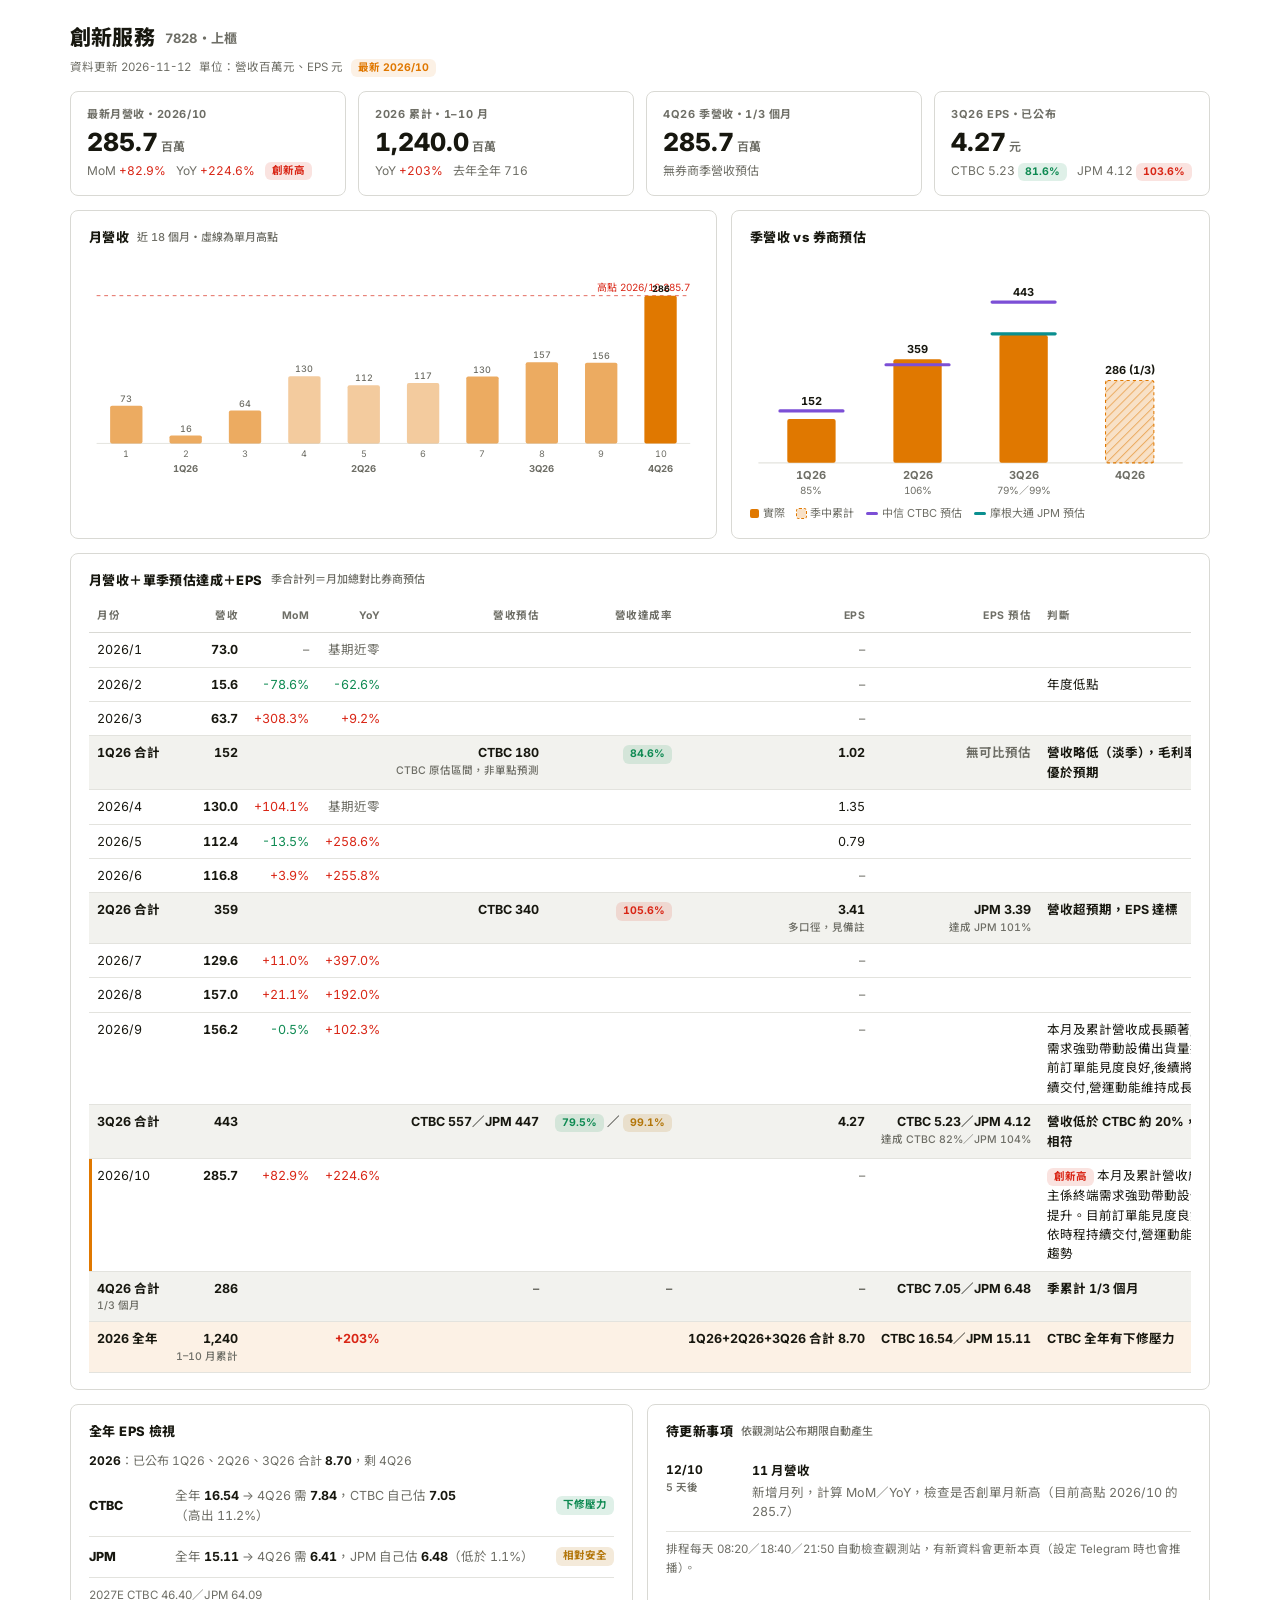
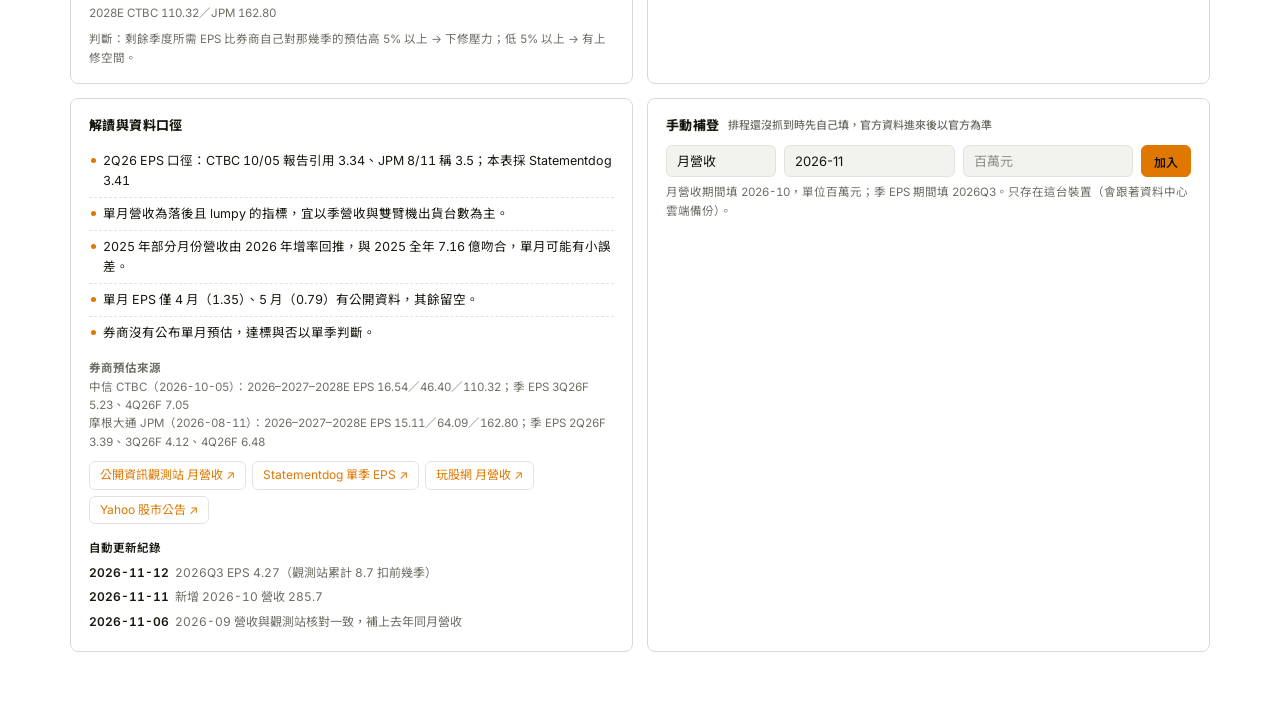
<file: revenue.html>
<!DOCTYPE html>
<html lang="zh-TW">
<head>
<meta charset="UTF-8">
<meta name="viewport" content="width=device-width, initial-scale=1.0, viewport-fit=cover">
<title>營收追蹤</title>
<link rel="stylesheet" href="pp-ui.css">
<script src="pp-theme.js"></script>
<style>
  /* 營收追蹤：月營收＋單季預估達成＋EPS。資料來自 data/revenue.json（排程自動抓公開資訊觀測站），
     顏色全走 pp-ui.css 代幣，台股慣例紅漲綠跌。 */
  .container { max-width: 1180px; margin: 0 auto; padding: 22px 20px 48px; }
  .head { display: flex; align-items: flex-end; justify-content: space-between; gap: 12px; flex-wrap: wrap; margin-bottom: 14px; }
  .head h1 { font-size: 21px; font-weight: 800; letter-spacing: .2px; display: flex; align-items: center; gap: 10px; flex-wrap: wrap; }
  .head h1 .code { font-size: 13px; font-weight: 700; color: var(--text-muted); }
  .head .meta { font-size: 11.5px; color: var(--text-muted); margin-top: 4px; display: flex; gap: 8px; flex-wrap: wrap; align-items: center; }
  .head select { min-width: 150px; }

  .banner { display: none; align-items: center; gap: 10px; padding: 11px 14px; margin-bottom: 14px; border-left: 3px solid var(--accent); font-size: 13px; }
  .banner.show { display: flex; }
  .banner b { color: var(--accent); }
  .banner .btn { margin-left: auto; }

  .kpis { display: grid; grid-template-columns: repeat(4, minmax(0, 1fr)); gap: 12px; margin-bottom: 14px; }
  .kpi { padding: 14px 16px; min-width: 0; }
  .kpi .k-label { font-size: 11px; font-weight: 700; letter-spacing: .6px; color: var(--text-muted); text-transform: uppercase; }
  .kpi .k-value { font-size: 25px; font-weight: 800; margin-top: 4px; line-height: 1.2; white-space: nowrap; }
  .kpi .k-value small { font-size: 12px; font-weight: 600; color: var(--text-muted); margin-left: 3px; }
  .kpi .k-sub { font-size: 12px; color: var(--text-muted); margin-top: 5px; display: flex; flex-wrap: wrap; gap: 4px 10px; }
  .kpi .k-sub b { font-weight: 700; }

  .up { color: var(--red); }
  .down { color: var(--green); }
  .muted { color: var(--text-muted); }
  .tag { display: inline-flex; align-items: center; padding: 1px 7px; border-radius: var(--radius-sm); font-size: 10.5px; font-weight: 700; white-space: nowrap; }
  .tag.t-accent { background: var(--accent-light); color: var(--accent); }
  .tag.t-red { background: color-mix(in srgb, var(--red) 13%, transparent); color: var(--red); }
  .tag.t-green { background: color-mix(in srgb, var(--green) 13%, transparent); color: var(--green); }
  .tag.t-amber { background: color-mix(in srgb, var(--amber) 15%, transparent); color: var(--amber); }
  .tag.t-muted { background: var(--surface-alt); color: var(--text-muted); }

  .grid2 { display: grid; grid-template-columns: minmax(0, 1.35fr) minmax(0, 1fr); gap: 14px; margin-bottom: 14px; }
  .grid2.even { grid-template-columns: minmax(0, 1fr) minmax(0, 1fr); }
  .card { padding: 16px 18px; min-width: 0; }
  .card h3 { font-size: 13px; font-weight: 800; letter-spacing: .4px; margin-bottom: 10px; display: flex; align-items: center; gap: 8px; flex-wrap: wrap; }
  .card h3 .hint { font-size: 11px; font-weight: 500; color: var(--text-muted); letter-spacing: 0; }

  .chart { width: 100%; height: auto; display: block; overflow: visible; }
  .chart text { font-family: inherit; }
  .legend { display: flex; gap: 12px; flex-wrap: wrap; font-size: 11px; color: var(--text-muted); margin-top: 6px; }
  .legend i { display: inline-block; width: 12px; height: 3px; border-radius: 2px; vertical-align: middle; margin-right: 4px; }
  .legend i.box { height: 9px; width: 9px; }

  /* 主表 */
  .table-wrap { overflow-x: auto; -webkit-overflow-scrolling: touch; }
  table.rev { width: 100%; border-collapse: collapse; font-size: 12.5px; min-width: 860px; }
  table.rev th { text-align: right; font-size: 10.5px; font-weight: 700; letter-spacing: .5px; color: var(--text-muted); padding: 8px 8px; border-bottom: 1px solid var(--glass-border); white-space: nowrap; position: sticky; top: 0; background: var(--glass); }
  table.rev td { text-align: right; padding: 7px 8px; border-bottom: 1px solid var(--stroke); white-space: nowrap; vertical-align: top; }
  table.rev th:first-child, table.rev td:first-child { text-align: left; }
  table.rev th:last-child, table.rev td:last-child { text-align: left; white-space: normal; min-width: 220px; }
  table.rev tr.q td { background: var(--surface-alt); font-weight: 700; }
  table.rev tr.y td { background: var(--accent-light); font-weight: 700; }
  table.rev tr.latest td:first-child { box-shadow: inset 3px 0 0 var(--accent); }
  table.rev td .sub { display: block; font-size: 10.5px; font-weight: 500; color: var(--text-muted); }
  table.rev td .judge { font-weight: 500; }

  /* 全年 EPS */
  .fy-row { display: grid; grid-template-columns: 74px 1fr auto; gap: 4px 12px; align-items: center; padding: 10px 0; border-bottom: 1px solid var(--stroke); font-size: 12.5px; }
  .fy-row:last-child { border-bottom: none; }
  .fy-row .b { font-weight: 800; }
  .fy-row .calc { color: var(--text-muted); line-height: 1.6; }
  .fy-row .calc b { color: var(--text); }
  .fy-base { font-size: 12px; color: var(--text-muted); margin-bottom: 4px; line-height: 1.7; }
  .fy-base b { color: var(--text); }

  /* 待辦 */
  .todo { display: flex; gap: 12px; padding: 10px 0; border-bottom: 1px solid var(--stroke); font-size: 12.5px; }
  .todo:last-child { border-bottom: none; }
  .todo .when { min-width: 74px; font-weight: 700; font-size: 12px; }
  .todo .when .d { display: block; font-size: 10.5px; font-weight: 600; color: var(--text-muted); }
  .todo .t { font-weight: 700; }
  .todo .detail { color: var(--text-muted); margin-top: 2px; }

  ul.notes { list-style: none; font-size: 12.5px; }
  ul.notes li { padding: 6px 0 6px 14px; position: relative; border-bottom: 1px dashed var(--stroke); line-height: 1.6; }
  ul.notes li:last-child { border-bottom: none; }
  ul.notes li::before { content: ''; position: absolute; left: 2px; top: 13px; width: 5px; height: 5px; border-radius: 50%; background: var(--accent); }
  .links { display: flex; flex-wrap: wrap; gap: 6px; margin-top: 10px; }
  .links a { font-size: 12px; color: var(--accent); text-decoration: none; border: 1px solid var(--stroke); padding: 4px 10px; border-radius: var(--radius-sm); }
  .links a:hover { border-color: var(--accent); }

  .manual-form { display: grid; grid-template-columns: 110px 1fr 1fr auto; gap: 8px; }
  .manual-form .pp-field { padding: 7px 10px; min-width: 0; width: 100%; }
  .manual-list { margin-top: 10px; font-size: 12.5px; }
  .manual-list .m { display: flex; align-items: center; gap: 8px; padding: 5px 0; border-bottom: 1px dashed var(--stroke); }
  .manual-list .m button { margin-left: auto; }
  .small { font-size: 11.5px; color: var(--text-muted); line-height: 1.6; }
  .log { margin-top: 12px; font-size: 12px; max-height: 160px; overflow-y: auto; }
  .log div { padding: 3px 0; color: var(--text-muted); }
  .log div b { color: var(--text); font-weight: 600; margin-right: 6px; }

  .empty { text-align: center; padding: 60px 20px; color: var(--text-muted); }

  @media (max-width: 900px) {
    .kpis { grid-template-columns: repeat(2, minmax(0, 1fr)); }
    .grid2, .grid2.even { grid-template-columns: minmax(0, 1fr); }
  }
  @media (max-width: 520px) {
    .container { padding: 14px 12px 36px; }
    .kpi { padding: 12px; }
    .kpi .k-value { font-size: 21px; }
    .card { padding: 14px; }
    .manual-form { grid-template-columns: 1fr 1fr; }
    .fy-row { grid-template-columns: 60px 1fr; }
    .fy-row .tag { grid-column: 2; justify-self: start; }
  }
</style>
</head>
<body>
<div class="container">
  <div class="head">
    <div>
      <h1><span id="coName">營收追蹤</span><span class="code" id="coCode"></span></h1>
      <div class="meta" id="meta">載入中…</div>
    </div>
    <select class="pp-field" id="coSelect" aria-label="選擇公司" hidden></select>
  </div>

  <div class="banner glass" id="banner"></div>

  <div id="app"></div>
</div>

<script src="pp-revenue.js"></script>
<script>
(function () {
  'use strict';
  const R = window.PPRevenue;
  const MANUAL_KEY = 'pptools-revenue-manual';   // 手動補登（PPStore 會一起雲端備份）
  const SEEN_KEY = 'pptools-revenue-seen';        // 上次看過的最新月份，用來顯示「新資料」提示
  const CO_KEY = 'pptools-revenue-company';
  const BROKER_COLORS = ['var(--purple)', 'var(--teal)', 'var(--amber)', 'var(--red)'];

  let DATA = null, code = null;

  const $ = id => document.getElementById(id);
  const esc = s => String(s == null ? '' : s).replace(/[&<>"']/g, c => ({ '&': '&amp;', '<': '&lt;', '>': '&gt;', '"': '&quot;', "'": '&#39;' }[c]));
  const f1 = v => v == null ? '–' : (Math.round(v * 10) / 10).toLocaleString('zh-TW', { minimumFractionDigits: 1, maximumFractionDigits: 1 });
  const f0 = v => v == null ? '–' : Math.round(v).toLocaleString('zh-TW');
  const f2 = v => v == null ? '–' : Number(v).toFixed(2);
  const sgn = v => v == null ? '' : v >= 0 ? 'up' : 'down';
  const pct = (v, d = 1) => v == null ? '–' : (v >= 0 ? '+' : '') + v.toFixed(d) + '%';
  const pctSpan = (v, d) => v == null ? '<span class="muted">–</span>' : `<span class="${sgn(v)}">${pct(v, d)}</span>`;
  const store = {
    get(k, d) { try { const v = localStorage.getItem(k); return v == null ? d : JSON.parse(v); } catch (e) { return d; } },
    set(k, v) { try { localStorage.setItem(k, JSON.stringify(v)); } catch (e) { /* 無痕模式 */ } }
  };
  const brokerName = b => ((DATA.companies[code].brokers || {})[b] || {}).name || b;
  const brokerColor = (b, list) => BROKER_COLORS[Math.max(0, list.indexOf(b)) % BROKER_COLORS.length];
  const achTag = a => a == null ? '' : `<span class="tag ${a >= 100 ? 't-red' : a >= 95 ? 't-amber' : 't-green'}">${a.toFixed(a >= 99.5 && a < 100.5 ? 0 : 1)}%</span>`;
  const daysTo = d => Math.round((new Date(d + 'T00:00:00') - new Date(todayStr() + 'T00:00:00')) / 864e5);
  function todayStr() { const d = new Date(); return d.getFullYear() + '-' + String(d.getMonth() + 1).padStart(2, '0') + '-' + String(d.getDate()).padStart(2, '0'); }

  async function load() {
    try {
      const res = await fetch('data/revenue.json', { cache: 'no-store' });
      if (!res.ok) throw new Error('HTTP ' + res.status);
      DATA = await res.json();
    } catch (e) {
      $('meta').textContent = '';
      $('app').innerHTML = `<div class="glass empty">讀不到 data/revenue.json（${esc(e.message)}）</div>`;
      return;
    }
    const codes = Object.keys(DATA.companies || {});
    if (!codes.length) { $('app').innerHTML = '<div class="glass empty">data/revenue.json 裡還沒有追蹤的公司</div>'; return; }
    const saved = store.get(CO_KEY, null);
    code = codes.includes(saved) ? saved : codes[0];
    const sel = $('coSelect');
    sel.innerHTML = codes.map(c => `<option value="${c}">${c} ${esc(DATA.companies[c].name)}</option>`).join('');
    sel.value = code;
    sel.hidden = codes.length < 2;
    sel.onchange = () => { code = sel.value; store.set(CO_KEY, code); render(); };
    render();
  }

  function manualAll() { return store.get(MANUAL_KEY, {}); }
  function manualOf() { const m = manualAll()[code] || {}; return { monthly: m.monthly || {}, eps: m.eps || {} }; }
  function saveManual(m) { const all = manualAll(); all[code] = m; store.set(MANUAL_KEY, all); }

  function render() {
    const raw = DATA.companies[code];
    const co = R.withManual(raw, manualOf());
    const A = R.analyze(co, todayStr());
    const brokers = Object.keys(raw.brokers || {});

    $('coName').textContent = co.name;
    $('coCode').textContent = code + (co.market ? '・' + ({ TPEX: '上櫃', TWSE: '上市', ESB: '興櫃' }[co.market] || co.market) : '');
    document.title = co.name + ' 營收追蹤';
    $('meta').innerHTML = `<span>資料更新 ${esc(DATA.updatedAt || '–')}</span><span>單位：營收百萬元、EPS 元</span>` +
      (A.latest ? `<span class="tag t-accent">最新 ${A.latest.label}</span>` : '');

    renderBanner(A);

    $('app').innerHTML =
      kpiHtml(A, co) +
      `<div class="grid2">
         <div class="glass card"><h3>月營收<span class="hint">近 18 個月・虛線為單月高點</span></h3>${monthChart(A)}</div>
         <div class="glass card"><h3>季營收 vs 券商預估</h3>${quarterChart(A, brokers)}</div>
       </div>
       <div class="glass card" style="margin-bottom:14px"><h3>月營收＋單季預估達成＋EPS<span class="hint">季合計列＝月加總對比券商預估</span></h3>
         <div class="table-wrap">${tableHtml(A, brokers)}</div></div>
       <div class="grid2 even">
         <div class="glass card"><h3>全年 EPS 檢視</h3>${annualHtml(A, co)}</div>
         <div class="glass card"><h3>待更新事項<span class="hint">依觀測站公布期限自動產生</span></h3>${pendingHtml(A)}</div>
       </div>
       <div class="grid2 even">
         <div class="glass card"><h3>解讀與資料口徑</h3>${notesHtml(A, co, raw)}</div>
         <div class="glass card"><h3>手動補登<span class="hint">排程還沒抓到時先自己填，官方資料進來後以官方為準</span></h3>${manualHtml(raw)}</div>
       </div>`;

    bindManual();
  }

  /* ── 新資料提示：最新月份比上次看到的新 ── */
  function renderBanner(A) {
    const b = $('banner');
    const seen = store.get(SEEN_KEY, {});
    const L = A.latest;
    if (!L) { b.classList.remove('show'); return; }
    if (!seen[code]) { seen[code] = L.ym; store.set(SEEN_KEY, seen); }
    if (seen[code] >= L.ym) { b.classList.remove('show'); return; }
    b.innerHTML = `🆕 <span>新資料：<b>${L.label} 營收 ${f1(L.rev)}</b>，MoM ${pctSpan(L.mom)}、YoY ${L.yoy != null ? pctSpan(L.yoy) : esc(L.yoyNote || '–')}${L.isRecord ? '，<b>創單月新高</b>' : ''}</span>
      <button class="btn btn-sm" id="seenBtn">知道了</button>`;
    b.classList.add('show');
    $('seenBtn').onclick = () => { seen[code] = L.ym; store.set(SEEN_KEY, seen); b.classList.remove('show'); };
  }

  /* ── KPI ── */
  function kpiHtml(A, co) {
    const L = A.latest, Q = A.curQ;
    const Y = L ? A.years[L.ym.slice(0, 4)] : null;
    const lastEpsQ = Object.values(A.quarters).filter(q => q.eps != null || q.epsRough != null).pop();
    const k1 = L ? `<div class="glass kpi"><div class="k-label">最新月營收・${L.label}</div>
        <div class="k-value">${f1(L.rev)}<small>百萬</small></div>
        <div class="k-sub"><span>MoM ${pctSpan(L.mom)}</span><span>YoY ${L.yoy != null ? pctSpan(L.yoy) : esc(L.yoyNote || '–')}</span>
        ${L.isRecord ? '<span class="tag t-red">創新高</span>' : `<span>高點 ${A.high ? R.ymLabel(A.high.ym) + ' ' + f1(A.high.rev) : '–'}</span>`}</div></div>` : '';
    const k2 = Y ? `<div class="glass kpi"><div class="k-label">${Y.year} 累計・1–${Y.months} 月</div>
        <div class="k-value">${f1(Y.rev)}<small>百萬</small></div>
        <div class="k-sub"><span>YoY ${pctSpan(Y.yoy, 0)}</span>${Y.priorYearTotal ? `<span>去年全年 ${f0(Y.priorYearTotal)}</span>` : ''}</div></div>` : '';
    let k3 = '';
    if (Q) {
      const est = Object.entries(Q.revEst);
      k3 = `<div class="glass kpi"><div class="k-label">${Q.label} 季營收・${Q.months.length}/3 個月</div>
        <div class="k-value">${f1(Q.rev)}<small>百萬</small></div>
        <div class="k-sub">${est.length ? est.map(([b, v]) => `<span>${esc(b)} ${f0(v)} ${achTag(Q.revAch[b])}</span>`).join('') : '<span>無券商季營收預估</span>'}
        ${!Q.complete && est.length ? `<span>剩餘月均需 ${est.map(([b, v]) => esc(b) + ' ' + f1((v - Q.rev) / (3 - Q.months.length))).join('／')}</span>` : ''}</div></div>`;
    }
    let k4 = '';
    if (lastEpsQ) {
      const actual = lastEpsQ.eps != null;
      k4 = `<div class="glass kpi"><div class="k-label">${lastEpsQ.label} EPS・${actual ? '已公布' : '粗估'}</div>
        <div class="k-value">${f2(actual ? lastEpsQ.eps : lastEpsQ.epsRough)}<small>元</small> ${actual ? '' : '<span class="tag t-amber">粗估</span>'}</div>
        <div class="k-sub">${Object.entries(lastEpsQ.epsEst).map(([b, v]) => `<span>${esc(b)} ${f2(v)} ${achTag(lastEpsQ.epsAch[b])}</span>`).join('') || '<span>無可比預估</span>'}
        ${!actual ? `<span>財報期限 ${lastEpsQ.reportDeadline.slice(5).replace('-', '/')}</span>` : ''}</div></div>`;
    }
    return `<div class="kpis">${k1}${k2}${k3}${k4}</div>`;
  }

  /* ── 月營收長條圖（SVG） ── */
  function monthChart(A) {
    const rows = A.rows.slice(-18);
    if (!rows.length) return '<div class="empty">尚無月營收</div>';
    const W = 640, H = 230, padL = 8, padR = 8, top = 22, bottom = 34;
    const max = Math.max(...rows.map(r => r.rev), A.high ? A.high.rev : 0) * 1.12;
    const cw = (W - padL - padR) / rows.length, bw = Math.min(34, cw * 0.66);
    const y = v => top + (H - top - bottom) * (1 - v / max);
    const qs = [...new Set(rows.map(r => r.q))];
    let s = `<svg class="chart" viewBox="0 0 ${W} ${H}" role="img" aria-label="月營收長條圖">`;
    s += `<line x1="${padL}" x2="${W - padR}" y1="${y(0)}" y2="${y(0)}" stroke="var(--stroke)"/>`;
    if (A.high) {
      const hy = y(A.high.rev);
      s += `<line x1="${padL}" x2="${W - padR}" y1="${hy}" y2="${hy}" stroke="var(--red)" stroke-dasharray="4 4" opacity=".7"/>
            <text x="${W - padR}" y="${hy - 5}" text-anchor="end" font-size="10.5" fill="var(--red)">高點 ${R.ymLabel(A.high.ym)} ${f1(A.high.rev)}</text>`;
    }
    rows.forEach((r, i) => {
      const cx = padL + cw * (i + 0.5), x = cx - bw / 2, yy = y(r.rev), last = i === rows.length - 1;
      const alt = qs.indexOf(r.q) % 2 === 1;
      const fill = last ? 'var(--accent)' : `color-mix(in srgb, var(--accent) ${alt ? 38 : 62}%, transparent)`;
      s += `<g><title>${r.label} 營收 ${f1(r.rev)}｜MoM ${pct(r.mom)}｜YoY ${r.yoy != null ? pct(r.yoy) : (r.yoyNote || '–')}</title>
        <rect x="${x}" y="${yy}" width="${bw}" height="${y(0) - yy}" rx="2" fill="${fill}"/>
        <text x="${cx}" y="${yy - 4}" text-anchor="middle" font-size="9.5" font-weight="${last ? 700 : 500}" fill="${last ? 'var(--text)' : 'var(--text-muted)'}">${Math.round(r.rev)}</text>
        <text x="${cx}" y="${H - bottom + 14}" text-anchor="middle" font-size="9.5" fill="var(--text-muted)">${r.ym.slice(5).replace(/^0/, '')}</text></g>`;
    });
    // 季別標籤
    qs.forEach(q => {
      const idx = rows.map((r, i) => r.q === q ? i : -1).filter(i => i >= 0);
      const cx = padL + cw * ((idx[0] + idx[idx.length - 1]) / 2 + 0.5);
      s += `<text x="${cx}" y="${H - 4}" text-anchor="middle" font-size="10" font-weight="700" fill="var(--text-muted)">${R.quarterLabel(q)}</text>`;
    });
    return s + '</svg>';
  }

  /* ── 季營收 vs 預估 ── */
  function quarterChart(A, brokers) {
    const qs = Object.values(A.quarters).filter(q => q.rev != null || Object.keys(q.revEst).length).slice(-6);
    if (!qs.length) return '<div class="empty">尚無季資料</div>';
    const W = 420, H = 230, top = 20, bottom = 34, pad = 8;
    const vals = qs.flatMap(q => [q.rev || 0, ...Object.values(q.revEst)]);
    const max = Math.max(...vals) * 1.15;
    const cw = (W - pad * 2) / qs.length, bw = Math.min(46, cw * 0.5);
    const y = v => top + (H - top - bottom) * (1 - v / max);
    let s = `<svg class="chart" viewBox="0 0 ${W} ${H}" role="img" aria-label="季營收與預估">`;
    s += `<line x1="${pad}" x2="${W - pad}" y1="${y(0)}" y2="${y(0)}" stroke="var(--stroke)"/>`;
    s += `<defs><pattern id="hatch" width="6" height="6" patternUnits="userSpaceOnUse" patternTransform="rotate(45)"><rect width="6" height="6" fill="color-mix(in srgb, var(--accent) 22%, transparent)"/><line x1="0" y1="0" x2="0" y2="6" stroke="var(--accent)" stroke-width="2" opacity=".5"/></pattern></defs>`;
    qs.forEach((q, i) => {
      const cx = pad + cw * (i + 0.5), x = cx - bw / 2;
      if (q.rev != null) {
        const yy = y(q.rev), ly = y(Math.max(q.rev, ...Object.values(q.revEst))) - 6;
        s += `<g><title>${q.label} 營收 ${f1(q.rev)}（${q.months.length}/3 個月）</title>
          <rect x="${x}" y="${yy}" width="${bw}" height="${y(0) - yy}" rx="2" fill="${q.complete ? 'var(--accent)' : 'url(#hatch)'}" ${q.complete ? '' : 'stroke="var(--accent)" stroke-dasharray="3 3"'}/>
          <text x="${cx}" y="${ly}" text-anchor="middle" font-size="10.5" font-weight="700" fill="var(--text)">${Math.round(q.rev)}${q.complete ? '' : ' (' + q.months.length + '/3)'}</text></g>`;
      }
      Object.entries(q.revEst).forEach(([b, v]) => {
        const yy = y(v), c = brokerColor(b, brokers);
        s += `<g><title>${esc(brokerName(b))} 預估 ${f0(v)}${q.revAch[b] != null ? '｜達成 ' + q.revAch[b].toFixed(1) + '%' : ''}</title>
          <line x1="${x - 7}" x2="${x + bw + 7}" y1="${yy}" y2="${yy}" stroke="${c}" stroke-width="3" stroke-linecap="round"/></g>`;
      });
      s += `<text x="${cx}" y="${H - bottom + 15}" text-anchor="middle" font-size="10.5" font-weight="700" fill="var(--text-muted)">${q.label}</text>`;
      const achs = Object.entries(q.revAch);
      if (q.complete && achs.length) {
        s += `<text x="${cx}" y="${H - 4}" text-anchor="middle" font-size="9.5" fill="var(--text-muted)">${achs.map(([b, a]) => Math.round(a) + '%').join('／')}</text>`;
      }
    });
    s += '</svg>';
    const used = brokers.filter(b => qs.some(q => q.revEst[b] != null));
    s += `<div class="legend"><span><i class="box" style="background:var(--accent)"></i>實際</span><span><i class="box" style="background:color-mix(in srgb, var(--accent) 22%, transparent);outline:1px dashed var(--accent)"></i>季中累計</span>` +
      used.map(b => `<span><i style="background:${brokerColor(b, brokers)}"></i>${esc(brokerName(b))} 預估</span>`).join('') + '</div>';
    return s;
  }

  /* ── 主表 ── */
  function tableHtml(A, brokers) {
    const latestYm = A.latest && A.latest.ym;
    const estStr = (map, fmt) => Object.entries(map).map(([b, v]) => esc(b) + ' ' + fmt(v)).join('／');
    let h = `<table class="rev"><thead><tr><th>月份</th><th>營收</th><th>MoM</th><th>YoY</th><th>營收預估</th><th>營收達成率</th><th>EPS</th><th>EPS 預估</th><th>判斷</th></tr></thead><tbody>`;
    const qsWithRows = new Set(A.rows.map(r => r.q));
    const years = [...new Set(A.rows.map(r => r.ym.slice(0, 4)))];
    years.forEach(yr => {
      [1, 2, 3, 4].map(n => yr + 'Q' + n).filter(q => qsWithRows.has(q)).forEach(qk => {
        const Q = A.quarters[qk];
        A.rows.filter(r => r.q === qk).forEach(r => {
          const srcTag = r.src === 'mops' ? '' : r.src === 'manual' ? ' <span class="tag t-amber" title="手動補登，待官方資料">手動</span>' : '';
          const judge = [r.isRecord ? '<span class="tag t-red">創新高</span>' : '', esc(r.note)].filter(Boolean).join(' ');
          h += `<tr class="${r.ym === latestYm ? 'latest' : ''}"><td>${r.label}${srcTag}</td><td><b>${f1(r.rev)}</b></td><td>${pctSpan(r.mom)}</td>
            <td>${r.yoy != null ? pctSpan(r.yoy) : `<span class="muted">${esc(r.yoyNote || '–')}</span>`}</td><td></td><td></td>
            <td>${r.eps != null ? f2(r.eps) : '<span class="muted">–</span>'}</td><td></td><td class="judge">${judge}</td></tr>`;
        });
        const eps = Q.eps != null ? `<b>${f2(Q.eps)}</b>${Q.epsSrc === 'manual' ? ' <span class="tag t-amber">手動</span>' : ''}${Q.epsAlt ? `<span class="sub" title="${esc(Q.epsAlt)}">多口徑，見備註</span>` : ''}`
          : Q.epsRough != null ? `<span class="muted">尚未公布</span><span class="sub">粗估約 ${f2(Q.epsRough)}・${Q.reportDeadline.slice(5).replace('-', '/')} 前</span>`
          : Q.ended ? `<span class="muted">尚未公布</span><span class="sub">${Q.reportDeadline.slice(5).replace('-', '/')} 前</span>` : '<span class="muted">–</span>';
        const epsEst = Object.keys(Q.epsEst).length ? estStr(Q.epsEst, f2) : `<span class="muted">${esc(Q.epsEstNote || '–')}</span>`;
        const epsAch = Object.entries(Q.epsAch);
        h += `<tr class="q"><td>${Q.label} 合計${Q.complete ? '' : `<span class="sub">${Q.months.length}/3 個月</span>`}</td><td>${f0(Q.rev)}</td><td></td><td></td>
          <td>${Object.keys(Q.revEst).length ? estStr(Q.revEst, f0) : '<span class="muted">–</span>'}${Q.revEstNote ? `<span class="sub">${esc(Q.revEstNote)}</span>` : ''}</td>
          <td>${Object.entries(Q.revAch).map(([b, a]) => achTag(a)).join(' ／ ') || '<span class="muted">–</span>'}</td>
          <td>${eps}</td><td>${epsEst}${epsAch.length ? `<span class="sub">${Q.eps != null ? '達成' : '粗估對比'} ${epsAch.map(([b, a]) => b + ' ' + a.toFixed(0) + '%').join('／')}</span>` : ''}</td>
          <td class="judge">${esc(Q.verdict)}${Q.epsRough != null && Q.eps == null ? `；EPS 粗估約 ${f2(Q.epsRough)}` : ''}</td></tr>`;
      });
      const Y = A.years[yr];
      if (Y) {
        const yEst = Y.brokers.map(b => esc(b.broker) + ' ' + f2(b.est)).join('／');
        const press = Y.brokers.filter(b => b.status === '下修壓力').map(b => b.broker);
        const epsParts = [Y.actualQs.length ? Y.actualQs.join('+') + ' 合計 ' + f2(Y.epsActual) : '', Y.roughQs.length ? Y.roughQs.join('+') + ' 粗估 ' + f2(Y.epsRough) : ''].filter(Boolean);
        h += `<tr class="y"><td>${yr} 全年</td><td>${f0(Y.rev)}<span class="sub">1–${Y.months} 月累計</span></td><td></td><td>${Y.yoy != null ? pctSpan(Y.yoy, 0) : ''}</td><td></td><td></td>
          <td>${epsParts.join('<br>') || '–'}</td><td>${yEst || '–'}</td><td class="judge">${press.length ? esc(press.join('、')) + ' 全年有下修壓力' : Y.brokers.length ? '全年預估相對安全' : ''}</td></tr>`;
      }
    });
    return h + '</tbody></table>';
  }

  /* ── 全年 EPS 缺口 ── */
  function annualHtml(A, co) {
    const ys = Object.values(A.years).filter(y => y.brokers.length);
    if (!ys.length) return '<div class="small">data/revenue.json 的 annual 還沒有券商全年預估。</div>';
    return ys.map(Y => {
      const base = `<div class="fy-base"><b>${Y.year}</b>：已公布 ${Y.actualQs.join('、') || '—'} 合計 <b>${f2(Y.epsActual)}</b>` +
        (Y.roughQs.length ? `＋${Y.roughQs.join('、')} 粗估 <b>${f2(Y.epsRough)}</b>` : '') +
        (Y.restQs.length ? `，剩 ${Y.restQs.join('、')}` : '') + '</div>';
      const rows = Y.brokers.map(b => {
        const cls = b.status === '下修壓力' || b.status === '未達標' ? 't-green' : b.status === '有上修空間' || b.status === '已達標' ? 't-red' : b.status === '相對安全' ? 't-amber' : 't-muted';
        const calc = Y.restQs.length
          ? `全年 <b>${f2(b.est)}</b> → ${Y.restQs.join('+')} 需 <b>${f2(b.need)}</b>` + (b.own != null ? `，${esc(b.broker)} 自己估 <b>${f2(b.own)}</b>（${b.gap >= 0 ? '高出' : '低於'} ${Math.abs(b.gap).toFixed(1)}%）` : '')
          : `全年 <b>${f2(b.est)}</b>，實際 ${f2(Y.epsActual)}`;
        return `<div class="fy-row"><div class="b">${esc(b.broker)}</div><div class="calc">${calc}</div><span class="tag ${cls}">${b.status}</span></div>`;
      }).join('');
      const later = Object.entries(co.annual || {}).filter(([y]) => y > Y.year).map(([y, a]) => `${y}E ${Object.entries(a.epsEst || {}).map(([b, v]) => esc(b) + ' ' + f2(v)).join('／')}`);
      return base + rows + (later.length ? `<div class="small" style="margin-top:8px">${later.join('<br>')}</div>` : '');
    }).join('<div style="height:10px"></div>') +
      '<div class="small" style="margin-top:8px">判斷：剩餘季度所需 EPS 比券商自己對那幾季的預估高 5% 以上 → 下修壓力；低 5% 以上 → 有上修空間。</div>';
  }

  /* ── 待更新事項 ── */
  function pendingHtml(A) {
    if (!A.pending.length) return '<div class="small">目前沒有待更新的事項。</div>';
    return A.pending.map(p => {
      let when;
      if (p.due) {
        const d = daysTo(p.due);
        when = `${p.due.slice(5).replace('-', '/')}<span class="d ${p.overdue ? 'up' : ''}">${p.overdue ? '已過期限' : d === 0 ? '今天' : d + ' 天後'}</span>`;
      } else when = `<span class="d">${esc(p.after || '')}</span>`;
      return `<div class="todo"><div class="when">${when}</div><div><div class="t">${esc(p.title)}</div><div class="detail">${esc(p.detail)}</div></div></div>`;
    }).join('') + `<div class="small" style="margin-top:8px">排程每天 08:20／18:40／21:50 自動檢查觀測站，有新資料會更新本頁（設定 Telegram 時也會推播）。</div>`;
  }

  /* ── 解讀與備註 ── */
  function notesHtml(A, co, raw) {
    const items = [];
    Object.values(A.quarters).forEach(Q => {
      if (Q.epsAlt) items.push(`${Q.label} EPS 口徑：${esc(Q.epsAlt)}`);
      if (Q.epsRough != null && Q.eps == null) items.push(`${Q.label} EPS ${f2(Q.epsRough)} 為粗估（${esc(Q.epsRoughNote)}），待財報公布後自動替換。`);
    });
    (co.notes || []).forEach(n => items.push(esc(n)));
    const brokers = Object.entries(raw.brokers || {}).map(([b, info]) => {
      const ann = Object.entries(raw.annual || {}).map(([y, a]) => (a.epsEst || {})[b]).filter(v => v != null);
      const qEst = Object.entries(raw.quarters || {}).filter(([, q]) => (q.epsEst || {})[b] != null).map(([q, v]) => R.quarterLabel(q) + 'F ' + v.epsEst[b]);
      return `${esc(info.name || b)}（${esc(info.date || '')}）：${Object.keys(raw.annual || {}).join('–')}E EPS ${ann.map(f2).join('／')}${qEst.length ? '；季 EPS ' + qEst.join('、') : ''}`;
    });
    const log = (raw.log || []).slice(0, 10);
    return `<ul class="notes">${items.map(i => `<li>${i}</li>`).join('')}</ul>
      ${brokers.length ? `<div class="small" style="margin-top:10px"><b>券商預估來源</b><br>${brokers.join('<br>')}</div>` : ''}
      <div class="links">${(co.links || []).map(l => `<a href="${esc(l.url)}" target="_blank" rel="noopener">${esc(l.label)} ↗</a>`).join('')}</div>
      ${log.length ? `<div class="log"><div class="small"><b>自動更新紀錄</b></div>${log.map(l => `<div><b>${esc(l.date)}</b>${esc(l.msg)}</div>`).join('')}</div>` : ''}`;
  }

  /* ── 手動補登 ── */
  function manualHtml(raw) {
    const m = manualOf();
    const items = [
      ...Object.entries(m.monthly).map(([k, v]) => ({ kind: 'monthly', k, label: R.ymLabel(k) + ' 營收', v: f1(v), official: (raw.monthly || []).some(x => x.ym === k) })),
      ...Object.entries(m.eps).map(([k, v]) => ({ kind: 'eps', k, label: R.quarterLabel(k) + ' EPS', v: f2(v), official: ((raw.quarters || {})[k] || {}).eps != null }))
    ];
    const next = (() => {
      const L = (raw.monthly || []).map(x => x.ym).sort().pop();
      return L ? R.addMonths(L, 1) : '';
    })();
    return `<div class="manual-form">
        <select class="pp-field" id="mKind"><option value="monthly">月營收</option><option value="eps">季 EPS</option></select>
        <input class="pp-field" id="mKey" placeholder="${next || '2026-10'}" value="${next}" aria-label="期間">
        <input class="pp-field" id="mVal" type="number" step="0.01" inputmode="decimal" placeholder="百萬元" aria-label="數值">
        <button class="btn btn-primary btn-sm" id="mAdd">加入</button>
      </div>
      <div class="small" style="margin-top:6px">月營收期間填 2026-10，單位百萬元；季 EPS 期間填 2026Q3。只存在這台裝置（會跟著資料中心雲端備份）。</div>
      <div class="manual-list">${items.map(i => `<div class="m"><span>${esc(i.label)}：<b>${i.v}</b></span>${i.official ? '<span class="tag t-muted">官方已更新，此筆不再使用</span>' : '<span class="tag t-amber">使用中</span>'}
        <button class="btn btn-sm btn-danger" data-del="${i.kind}|${esc(i.k)}">刪除</button></div>`).join('')}</div>`;
  }

  function bindManual() {
    const kind = $('mKind'), key = $('mKey'), val = $('mVal');
    if (!kind) return;
    kind.onchange = () => {
      key.value = '';
      key.placeholder = kind.value === 'eps' ? '2026Q3' : '2026-10';
      val.placeholder = kind.value === 'eps' ? '元' : '百萬元';
    };
    $('mAdd').onclick = () => {
      const v = Number(val.value);
      let k = key.value.trim().toUpperCase();
      if (!Number.isFinite(v) || val.value === '') { val.focus(); return; }
      if (kind.value === 'monthly') {
        k = R.normYm(k);
        if (!k) { alert('月份格式請填 2026-10'); return; }
      } else {
        const mm = k.match(/^(\d{4})\s*Q([1-4])$/) || k.match(/^([1-4])Q(\d{2})$/);
        if (!mm) { alert('季別格式請填 2026Q3'); return; }
        k = mm[0].includes('Q') && mm[1].length === 4 ? mm[1] + 'Q' + mm[2] : '20' + mm[2] + 'Q' + mm[1];
      }
      const m = manualOf();
      m[kind.value][k] = v;
      saveManual(m);
      render();
    };
    document.querySelectorAll('[data-del]').forEach(b => b.onclick = () => {
      const [kd, k] = b.dataset.del.split('|');
      const m = manualOf();
      delete m[kd][k];
      saveManual(m);
      render();
    });
  }

  if (window.PPTheme && PPTheme.onChange) PPTheme.onChange(() => DATA && render());
  load();
})();
</script>
</body>
</html>
</file>
<file: pp-ui.css>
/* ════════════════════════════════════════════════════════════
   PP-UI — PPtools 終端機設計系統（Bloomberg Terminal 風格）
   全站共用：設計代幣（tokens）、扁平面板、按鈕、徽章與捲軸。
   所有頁面載入本檔後，各自的版面樣式引用這些變數，即可維持
   一致的日夜模式與終端機質感（純黑／純白背景 + 琥珀色強調）。
   主題規則：
     - 預設跟隨系統（prefers-color-scheme）
     - html[data-theme="dark" / "light"] 由 pp-theme.js 強制覆寫
   字體：Latin 用 Inter、中文用 Noto Sans TC（跨系統一致的乾淨字面），
   下載失敗時退回系統字體。display=swap 先以系統字顯示、字體到位再替換。
   繪本主題（data-theme="ehon"）：日系繪本風，只用淺色和紙白底、
   3px 墨灰粗線框、大圓角、平塗無漸層，字型改用 Huninn。
   ════════════════════════════════════════════════════════════ */
@import url('https://fonts.googleapis.com/css2?family=Inter:wght@400;500;600;700;800&family=Noto+Sans+TC:wght@400;500;700;900&family=Huninn&display=swap');

:root {
  /* 色彩 — 淺色（純白桌面） */
  --bg-base: #ffffff;
  --glass: #ffffff;
  --glass-strong: #f6f6f4;
  --glass-border: #d9d9d4;
  --glass-inner: rgba(0, 0, 0, .02);
  --stroke: #e3e3de;
  --surface-alt: #f2f2ee;
  --text: #17170f;
  --text-muted: #6e6e66;
  --shadow: 0 8px 24px rgba(0, 0, 0, .08);
  --shadow-sm: 0 2px 8px rgba(0, 0, 0, .05);

  /* 品牌與語意色（台股慣例：紅漲綠跌；強調色為 Bloomberg 橙／琥珀） */
  --accent: #e07800;
  --accent-deep: #b86200;
  --accent-light: rgba(224, 120, 0, .10);
  --red: #d92616;
  --green: #0e8a52;
  --amber: #b3760a;
  --purple: #7c4fd6;
  --teal: #0a8f8f;
  --orange: #e07800;

  /* 幾何 — 扁平模組化面板，無圓潤玻璃 */
  --radius-lg: 10px;
  --radius: 8px;
  --radius-sm: 6px;
  --blur: none;
  --ring: 0 0 0 3px rgba(224, 120, 0, .3);

  color-scheme: light;
}

/* 深色（跟隨系統，且未被手動指定為淺色時） — 純黑終端機 */
@media (prefers-color-scheme: dark) {
  :root:not([data-theme="light"]):not([data-theme="ehon"]) {
    --bg-base: #000000;
    --glass: #0c0c0e;
    --glass-strong: #131316;
    --glass-border: #2a2a30;
    --glass-inner: rgba(255, 255, 255, .03);
    --stroke: #232329;
    --surface-alt: #16161a;
    --text: #e8e6e1;
    --text-muted: #8f8f98;
    --shadow: 0 8px 24px rgba(0, 0, 0, .6);
    --shadow-sm: 0 2px 8px rgba(0, 0, 0, .5);
    --accent: #ff9f1a;
    --accent-deep: #e08000;
    --accent-light: rgba(255, 159, 26, .13);
    --red: #ff4d3d;
    --green: #2ebd85;
    --amber: #ffc14d;
    --purple: #b18cff;
    --teal: #2ec8c8;
    --orange: #ff9f1a;
    --ring: 0 0 0 3px rgba(255, 159, 26, .35);
    color-scheme: dark;
  }
}

/* 深色（使用者手動指定） — 純黑終端機 */
:root[data-theme="dark"] {
  --bg-base: #000000;
  --glass: #0c0c0e;
  --glass-strong: #131316;
  --glass-border: #2a2a30;
  --glass-inner: rgba(255, 255, 255, .03);
  --stroke: #232329;
  --surface-alt: #16161a;
  --text: #e8e6e1;
  --text-muted: #8f8f98;
  --shadow: 0 8px 24px rgba(0, 0, 0, .6);
  --shadow-sm: 0 2px 8px rgba(0, 0, 0, .5);
  --accent: #ff9f1a;
  --accent-deep: #e08000;
  --accent-light: rgba(255, 159, 26, .13);
  --red: #ff4d3d;
  --green: #2ebd85;
  --amber: #ffc14d;
  --purple: #b18cff;
  --teal: #2ec8c8;
  --orange: #ff9f1a;
  --ring: 0 0 0 3px rgba(255, 159, 26, .35);
  color-scheme: dark;
}

/* ── 基礎 ── */
*, *::before, *::after { margin: 0; padding: 0; box-sizing: border-box; }

body {
  font-family: 'Inter', 'Noto Sans TC', -apple-system, BlinkMacSystemFont, 'SF Pro TC', 'Segoe UI', system-ui, 'PingFang TC', sans-serif;
  background: var(--bg-base);
  color: var(--text);
  line-height: 1.55;
  font-variant-numeric: tabular-nums;
  -webkit-font-smoothing: antialiased;
  -webkit-tap-highlight-color: transparent;
}

/* 終端機風格：純色背景，不使用環境光暈（保留規則以維持版面結構） */
body::before {
  content: '';
  position: fixed;
  inset: 0;
  z-index: -1;
  pointer-events: none;
  background: var(--bg-base);
}

/* ── 面板（扁平模組化，取代玻璃擬態） ── */
.glass {
  background: var(--glass);
  border: 1px solid var(--glass-border);
  border-radius: var(--radius);
  box-shadow: none;
}
.glass-card { padding: 18px; }

/* ── 按鈕（扁平） ── */
.btn {
  display: inline-flex;
  align-items: center;
  justify-content: center;
  gap: 6px;
  padding: 8px 18px;
  border-radius: var(--radius-sm);
  font-size: 13px;
  font-weight: 600;
  font-family: inherit;
  color: var(--text);
  background: var(--surface-alt);
  border: 1px solid var(--stroke);
  cursor: pointer;
  user-select: none;
  transition: border-color .15s, background .15s, color .15s, filter .15s;
}
.btn:hover { border-color: var(--accent); color: var(--text); }
.btn:active { filter: brightness(.95); }
.btn:disabled { opacity: .5; cursor: not-allowed; }
.btn:focus-visible { outline: none; box-shadow: var(--ring); }

.btn-primary {
  background: var(--accent);
  border-color: var(--accent);
  color: #111;
}
.btn-primary:hover { filter: brightness(1.08); border-color: var(--accent); color: #111; }

.btn-danger { color: var(--red); }
.btn-danger:hover { border-color: var(--red); }

.btn-sm { padding: 5px 12px; font-size: 12px; }

/* ── 表單元件（頁面加上 .pp-field 即套用終端機輸入框） ── */
.pp-field {
  font-size: 13px;
  font-family: inherit;
  padding: 9px 13px;
  border: 1px solid var(--stroke);
  border-radius: var(--radius-sm);
  background: var(--surface-alt);
  color: var(--text);
  outline: none;
  transition: border-color .15s, box-shadow .15s, background .15s;
}
.pp-field:focus { border-color: var(--accent); box-shadow: var(--ring); background: var(--glass-strong); }
.pp-field::placeholder { color: var(--text-muted); opacity: .75; }
select.pp-field { -webkit-appearance: none; appearance: none; }

/* ── 徽章 ── */
.pp-badge {
  display: inline-flex;
  align-items: center;
  padding: 2px 10px;
  border-radius: var(--radius-sm);
  font-size: 11px;
  font-weight: 600;
  background: var(--accent-light);
  color: var(--accent);
}

/* ── 捲軸 ── */
::-webkit-scrollbar { width: 9px; height: 9px; }
::-webkit-scrollbar-thumb {
  background: color-mix(in srgb, var(--text-muted) 35%, transparent);
  border-radius: 8px;
  border: 2px solid transparent;
  background-clip: padding-box;
}
::-webkit-scrollbar-track { background: transparent; }

/* ── 動效偏好 ── */
@media (prefers-reduced-motion: reduce) {
  *, *::before, *::after { transition-duration: .01ms !important; animation-duration: .01ms !important; }
}

/* ════════════════════════════════════════════════════════════
   繪本主題 — 日系繪本風（可愛簡約，只用淺色底）
   和紙白 #FFFCF6 底、墨灰 #3E3A39 3px 粗線框、大圓角、平塗不用漸層。
   配色：珊瑚粉 #F2A497、山吹黃 #F6D27A、水色 #A8D3E6、若竹綠 #B9DAA5。
   這四色偏淡，直接當文字會看不清，所以文字／漲跌色用同色系加深版，
   粉彩原色只用在底色、標籤與插圖。
   ════════════════════════════════════════════════════════════ */
:root[data-theme="ehon"] {
  --ehon-paper: #FFFCF6;
  --ehon-ink: #3E3A39;
  --ehon-coral: #F2A497;
  --ehon-yellow: #F6D27A;
  --ehon-mizu: #A8D3E6;
  --ehon-green: #B9DAA5;

  --bg-base: #FFFCF6;
  --glass: #FFFFFF;
  --glass-strong: #FFF6E6;
  --glass-border: var(--ehon-ink);
  --glass-inner: transparent;
  --stroke: #E4DCCF;
  --surface-alt: #FBF3E6;
  --text: var(--ehon-ink);
  --text-muted: #7C7470;
  --shadow: 4px 4px 0 var(--ehon-ink);
  --shadow-sm: 3px 3px 0 var(--ehon-ink);

  --accent: #D0705F;
  --accent-deep: #B85A4A;
  --accent-light: #FDE6E1;
  --red: #D04E3C;
  --green: #4F8A3C;
  --amber: #B98A16;
  --purple: #8C6BB8;
  --teal: #3E8DAE;
  --orange: #D0705F;

  --radius-lg: 22px;
  --radius: 18px;
  --radius-sm: 12px;
  --ring: 0 0 0 3px var(--ehon-yellow);

  color-scheme: light;
}

:root[data-theme="ehon"] body {
  font-family: 'Huninn', 'Noto Sans TC', -apple-system, 'PingFang TC', sans-serif;
  letter-spacing: .2px;
}

/* 面板：粗墨線框＋平塗錯位陰影（不是漸層，是一塊實色） */
:root[data-theme="ehon"] .glass {
  background: var(--glass);
  border: 3px solid var(--ehon-ink);
  box-shadow: var(--shadow-sm);
}

/* 按鈕：圓滾滾、按下去會「壓扁」 */
:root[data-theme="ehon"] .btn {
  border: 2.5px solid var(--ehon-ink);
  border-radius: 999px;
  background: #FFFFFF;
  color: var(--ehon-ink);
  box-shadow: 2px 2px 0 var(--ehon-ink);
  white-space: nowrap;
  transition: transform .12s, box-shadow .12s, background .15s;
}
:root[data-theme="ehon"] .btn:hover { background: #FFF3D6; border-color: var(--ehon-ink); }
:root[data-theme="ehon"] .btn:active { transform: translate(2px, 2px); box-shadow: 0 0 0 var(--ehon-ink); filter: none; }
:root[data-theme="ehon"] .btn-primary { background: var(--ehon-coral); color: var(--ehon-ink); }
:root[data-theme="ehon"] .btn-primary:hover { background: #F5B6AB; color: var(--ehon-ink); }
:root[data-theme="ehon"] .btn-danger { color: var(--red); }

:root[data-theme="ehon"] .pp-field {
  border: 2.5px solid var(--ehon-ink);
  background: #FFFFFF;
}
:root[data-theme="ehon"] .pp-field:focus { border-color: var(--ehon-ink); background: #FFFFFF; }

:root[data-theme="ehon"] .pp-badge {
  border: 2px solid var(--ehon-ink);
  border-radius: 999px;
  background: var(--ehon-yellow);
  color: var(--ehon-ink);
}

:root[data-theme="ehon"] ::-webkit-scrollbar-thumb {
  background: var(--ehon-mizu);
  border: 2px solid var(--bg-base);
}

/* 彩色小標籤（可在任何頁面使用）：.pp-tag + 色系 */
.pp-tag {
  display: inline-flex;
  align-items: center;
  gap: 4px;
  padding: 1px 10px;
  border-radius: 999px;
  font-size: 11.5px;
  font-weight: 700;
  border: 2px solid currentColor;
}
:root[data-theme="ehon"] .pp-tag { border-color: var(--ehon-ink); color: var(--ehon-ink); }
:root[data-theme="ehon"] .pp-tag.coral  { background: var(--ehon-coral); }
:root[data-theme="ehon"] .pp-tag.yellow { background: var(--ehon-yellow); }
:root[data-theme="ehon"] .pp-tag.mizu   { background: var(--ehon-mizu); }
:root[data-theme="ehon"] .pp-tag.green  { background: var(--ehon-green); }

/* 繪本插圖：只在繪本主題顯示，會輕輕晃動 */
.ehon-only { display: none; }
:root[data-theme="ehon"] .ehon-only { display: block; }
@keyframes ehon-bob { 0%, 100% { transform: translateY(0); } 50% { transform: translateY(-3px); } }
@keyframes ehon-drift { 0%, 100% { transform: translateX(0); } 50% { transform: translateX(6px); } }
@keyframes ehon-sway { 0%, 100% { transform: rotate(-4deg); } 50% { transform: rotate(4deg); } }
@keyframes ehon-pop {
  0% { transform: scale(.94) translateY(6px); opacity: 0; }
  60% { transform: scale(1.03) translateY(-2px); opacity: 1; }
  100% { transform: scale(1) translateY(0); }
}
.ehon-bob   { animation: ehon-bob 3.2s ease-in-out infinite; transform-box: fill-box; }
.ehon-drift { animation: ehon-drift 6s ease-in-out infinite; transform-box: fill-box; }
.ehon-sway  { animation: ehon-sway 2.6s ease-in-out infinite; transform-box: fill-box; transform-origin: 50% 100%; }

/* 繪本主題的動效偏好：除了全域縮短，也把插圖的無限動畫完全停下 */
@media (prefers-reduced-motion: reduce) {
  .ehon-bob, .ehon-drift, .ehon-sway { animation: none !important; }
}
</file>
